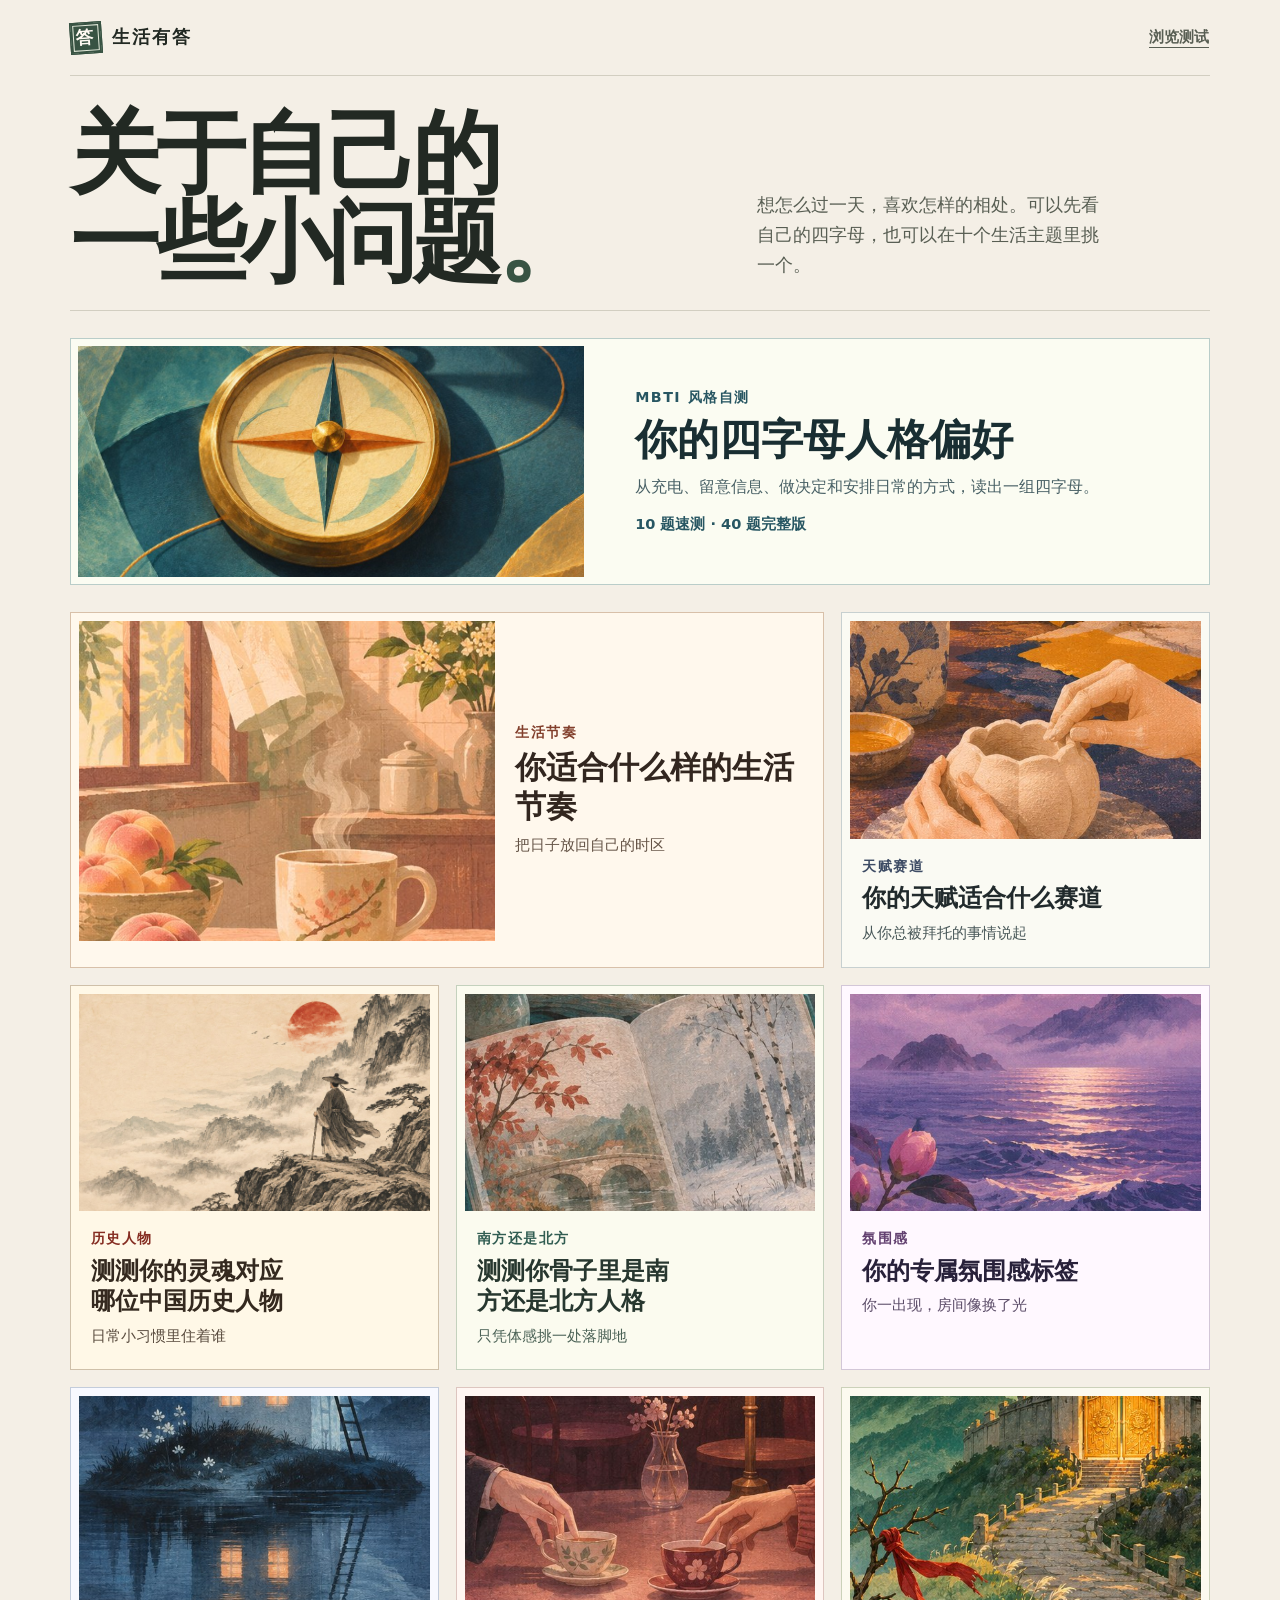
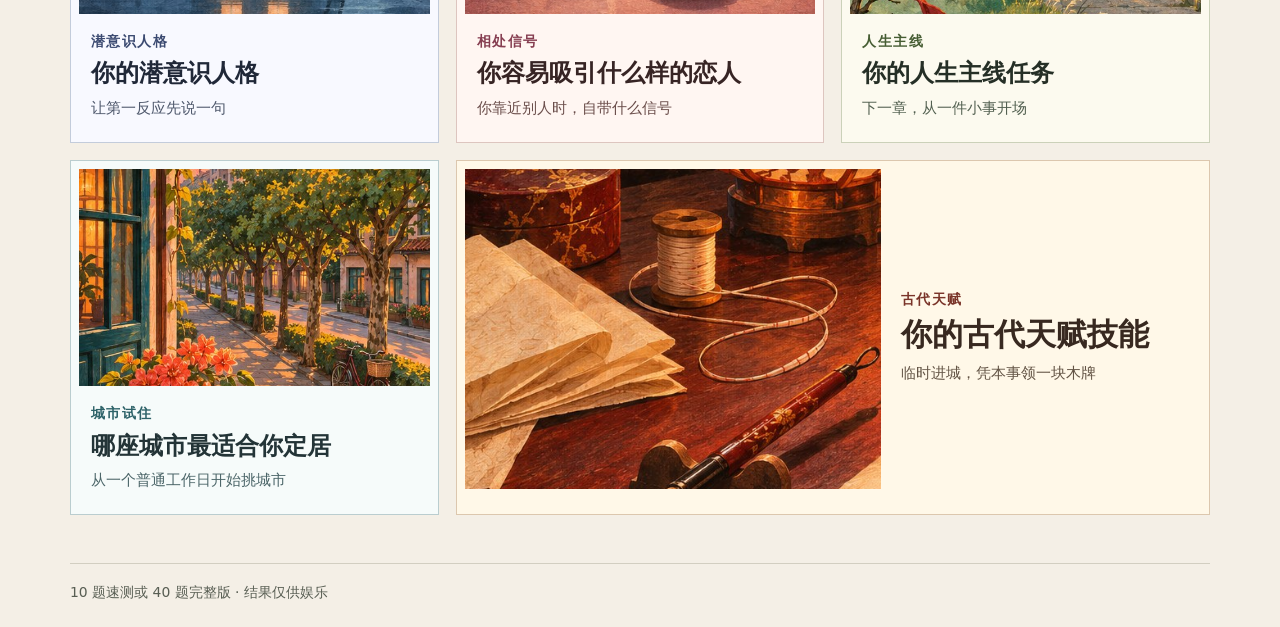
<file: index.html>
<!doctype html>
<html lang="zh-CN">
  <head>
    <meta charset="utf-8">
    <meta name="viewport" content="width=device-width, initial-scale=1">
    <meta name="description" content="十个生活主题测试和一套站内 MBTI 风格自测。">
    <meta property="og:type" content="website">
    <meta property="og:title" content="生活有答 · 趣味测试与四字母人格自测">
    <meta property="og:description" content="十个生活主题测试和一套站内 MBTI 风格自测。">
    <title>生活有答 · 趣味测试与四字母人格自测</title>
    <link rel="icon" href="data:,">
    <link rel="stylesheet" href="./style.css?v=3">

  </head>
  <body data-theme="catalog">
    
    
    <header class="shell top">
      <a class="wordmark" href="./index.html"><span class="mark" aria-hidden="true">答</span>生活有答</a>
      <nav class="top-links" aria-label="测试导航">
        <a class="quiet" href="#collection">浏览测试</a>
      </nav>
    </header>
    <main class="shell catalog-main">
      <div class="catalog-heading">
        <h1>关于自己的<br>一些小问题<span>。</span></h1>
        <p>想怎么过一天，喜欢怎样的相处。可以先看自己的四字母，也可以在十个生活主题里挑一个。</p>
      </div>
      <a class="type-card" data-theme="compass" href="./personality-type/index.html">
        <div class="type-card-art"><img src="media/personality-type.jpg" alt="" width="1024" height="1536" fetchpriority="high"></div>
        <div class="type-card-copy">
          <p class="kicker">MBTI 风格自测</p>
          <h2>你的四字母人格偏好</h2>
          <p>从充电、留意信息、做决定和安排日常的方式，读出一组四字母。</p>
          <span>10 题速测 · 40 题完整版</span>
        </div>
      </a>
      <ol id="collection" class="catalog-list" aria-label="十个趣味测试，按调研排行排列">
        <li class="catalog-item feature" data-theme="morning">
          <a href="./life-rhythm/index.html" class="catalog-card">
            <div class="catalog-image"><img src="media/life-rhythm.jpg" alt="" width="512" height="1024" loading="eager"></div>
            <div class="catalog-copy">
              <p class="kicker">生活节奏</p>
              <h2>你适合什么样的生活节奏</h2>
              <p>把日子放回自己的时区</p>
            </div>
          </a>
        </li>
        <li class="catalog-item" data-theme="studio">
          <a href="./talent-track/index.html" class="catalog-card">
            <div class="catalog-image"><img src="media/talent-track.jpg" alt="" width="512" height="1024" loading="eager"></div>
            <div class="catalog-copy">
              <p class="kicker">天赋赛道</p>
              <h2>你的天赋适合什么赛道</h2>
              <p>从你总被拜托的事情说起</p>
            </div>
          </a>
        </li>
        <li class="catalog-item" data-theme="history">
          <a href="https://xusiyang211314-hue.github.io/history-personality-quiz/" class="catalog-card">
            <div class="catalog-image"><img src="media/history-personality-quiz.jpg" alt="" width="512" height="1024" loading="eager"></div>
            <div class="catalog-copy">
              <p class="kicker">历史人物</p>
              <h2>测测你的灵魂对应哪位中国历史人物</h2>
              <p>日常小习惯里住着谁</p>
            </div>
          </a>
        </li>
        <li class="catalog-item" data-theme="river">
          <a href="./north-or-south/index.html" class="catalog-card">
            <div class="catalog-image"><img src="media/north-or-south.jpg" alt="" width="512" height="1024" loading="lazy"></div>
            <div class="catalog-copy">
              <p class="kicker">南方还是北方</p>
              <h2>测测你骨子里是南方还是北方人格</h2>
              <p>只凭体感挑一处落脚地</p>
            </div>
          </a>
        </li>
        <li class="catalog-item" data-theme="moon">
          <a href="./aura-label/index.html" class="catalog-card">
            <div class="catalog-image"><img src="media/aura-label.jpg" alt="" width="512" height="1024" loading="lazy"></div>
            <div class="catalog-copy">
              <p class="kicker">氛围感</p>
              <h2>你的专属氛围感标签</h2>
              <p>你一出现，房间像换了光</p>
            </div>
          </a>
        </li>
        <li class="catalog-item" data-theme="dream">
          <a href="./first-instinct/index.html" class="catalog-card">
            <div class="catalog-image"><img src="media/first-instinct.jpg" alt="" width="512" height="1024" loading="lazy"></div>
            <div class="catalog-copy">
              <p class="kicker">潜意识人格</p>
              <h2>你的潜意识人格</h2>
              <p>让第一反应先说一句</p>
            </div>
          </a>
        </li>
        <li class="catalog-item" data-theme="rose">
          <a href="./romantic-signal/index.html" class="catalog-card">
            <div class="catalog-image"><img src="media/romantic-signal.jpg" alt="" width="512" height="1024" loading="lazy"></div>
            <div class="catalog-copy">
              <p class="kicker">相处信号</p>
              <h2>你容易吸引什么样的恋人</h2>
              <p>你靠近别人时，自带什么信号</p>
            </div>
          </a>
        </li>
        <li class="catalog-item" data-theme="trail">
          <a href="./main-quest/index.html" class="catalog-card">
            <div class="catalog-image"><img src="media/main-quest.jpg" alt="" width="512" height="1024" loading="lazy"></div>
            <div class="catalog-copy">
              <p class="kicker">人生主线</p>
              <h2>你的人生主线任务</h2>
              <p>下一章，从一件小事开场</p>
            </div>
          </a>
        </li>
        <li class="catalog-item" data-theme="street">
          <a href="./city-match/index.html" class="catalog-card">
            <div class="catalog-image"><img src="media/city-match.jpg" alt="" width="512" height="1024" loading="lazy"></div>
            <div class="catalog-copy">
              <p class="kicker">城市试住</p>
              <h2>哪座城市最适合你定居</h2>
              <p>从一个普通工作日开始挑城市</p>
            </div>
          </a>
        </li>
        <li class="catalog-item feature" data-theme="workshop">
          <a href="./ancient-craft/index.html" class="catalog-card">
            <div class="catalog-image"><img src="media/ancient-craft.jpg" alt="" width="512" height="1024" loading="lazy"></div>
            <div class="catalog-copy">
              <p class="kicker">古代天赋</p>
              <h2>你的古代天赋技能</h2>
              <p>临时进城，凭本事领一块木牌</p>
            </div>
          </a>
        </li>
      </ol>
    </main>
    <footer class="shell footer">10 题速测或 40 题完整版 · 结果仅供娱乐</footer>
  </body>
</html>
</file>
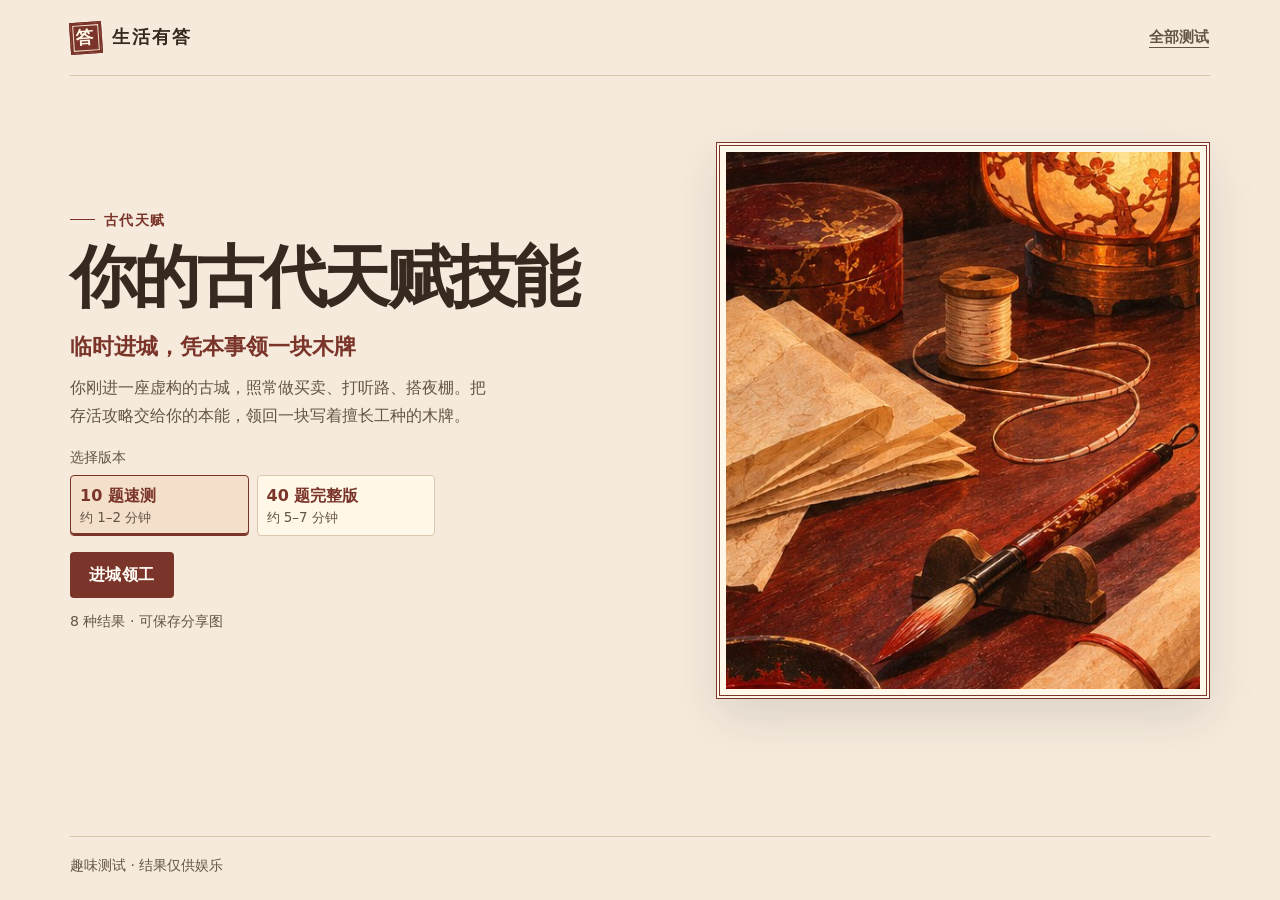
<file: ancient-craft/index.html>
<!doctype html>
<html lang="zh-CN">
  <head>
    <meta charset="utf-8">
    <meta name="viewport" content="width=device-width, initial-scale=1">
    <meta name="description" content="你刚进一座虚构的古城，照常做买卖、打听路、搭夜棚。把存活攻略交给你的本能，领回一块写着擅长工种的木牌。">
    <meta property="og:type" content="website">
    <meta property="og:title" content="你的古代天赋技能">
    <meta property="og:description" content="你刚进一座虚构的古城，照常做买卖、打听路、搭夜棚。把存活攻略交给你的本能，领回一块写着擅长工种的木牌。">
    <title>你的古代天赋技能</title>
    <link rel="icon" href="data:,">
    <link rel="stylesheet" href="../style.css?v=3">
    <script defer src="./data.js"></script>
    <script defer src="../scoring.js?v=3"></script>
    <script defer src="../quiz.js?v=3"></script>
  </head>
  <body data-theme="workshop">
    
    
    <header class="shell top">
      <a class="wordmark" href="../index.html"><span class="mark" aria-hidden="true">答</span>生活有答</a>
      <nav class="top-links" aria-label="测试导航">
        <a class="quiet" href="../index.html">全部测试</a>
      </nav>
    </header>
    <main class="shell">
      <section id="home" class="screen cover" aria-labelledby="cover-title">
        <div class="cover-copy">
          <p class="kicker">古代天赋</p>
          <h1 id="cover-title" tabindex="-1">你的古代天赋技能</h1>
          <p class="setting">临时进城，凭本事领一块木牌</p>
          <p class="intro">你刚进一座虚构的古城，照常做买卖、打听路、搭夜棚。把存活攻略交给你的本能，领回一块写着擅长工种的木牌。</p>
          <fieldset class="quiz-modes" id="quiz-modes">
            <legend>选择版本</legend>
            <div class="mode-options">
              <label class="mode-choice"><input type="radio" name="version" value="quick" checked><span><strong>10 题速测</strong><small>约 1–2 分钟</small></span></label>
              <label class="mode-choice"><input type="radio" name="version" value="full"><span><strong>40 题完整版</strong><small>约 5–7 分钟</small></span></label>
            </div>
          </fieldset>
          <button type="button" class="button primary" id="start">进城领工</button>
          <p class="facts">8 种结果 · 可保存分享图</p>
          <noscript><p>请在浏览器中启用 JavaScript 以开始测试。</p></noscript>
        </div>
        <div class="cover-visual"><img src="../media/ancient-craft.jpg" id="cover-art" alt="" fetchpriority="high"></div>
      </section>
      <section id="game" class="screen game" aria-label="逐题作答" hidden>
        <div class="game-head"><button class="quiet" type="button" id="cover-back">返回首页</button><p id="game-count"></p></div>
        <div class="track" id="progress" role="progressbar" aria-label="答题进度" aria-valuemin="0" aria-valuemax="10" aria-valuenow="0"><div id="progress-fill"></div></div>
        <form class="question-card" id="question-form">
          <div id="question-content">
            <p id="question-meta" class="kicker"></p>
            <h2 id="question" tabindex="-1" aria-describedby="question-meta"></h2>
            <div id="options" class="options" role="radiogroup" aria-labelledby="question"></div>
          </div>
          <div class="actions">
            <button type="button" class="button secondary" id="previous">上一题</button>
            <button type="submit" class="button primary" id="next" disabled>下一题</button>
          </div>
        </form>
      </section>
      <section id="result" class="screen result" aria-labelledby="result-heading" hidden>
        <p class="kicker result-mode" id="result-mode"></p>
        <h2 id="result-heading" tabindex="-1">你的古城技能牌</h2>
        <div class="result-grid">
          <div>
            <article class="poster" aria-label="可截图分享的结果卡">
              <img src="../media/ancient-craft.jpg" alt="" class="poster-art">
              <div class="poster-copy">
                <span class="poster-series">生活有答</span>
                <p class="kicker" id="identity"></p>
                <h3 id="result-name"></h3>
                <blockquote id="quote"></blockquote>
              </div>
              <p class="poster-foot">你的古代天赋技能</p>
            </article>
            <div class="actions result-actions">
              <button type="button" class="button primary" id="download">保存分享图</button>
              <button type="button" class="button secondary" id="restart">重新测试</button>
            </div>
            <button type="button" class="quiet switch-mode" id="choose-version">切换测试版本</button>
            <p id="download-status" role="status" class="download-status"></p>
          </div>
          <div class="result-notes">
            <section><h3>你常使的本事</h3><p id="reason"></p></section>
            <section><h3>城里的人为何来找你</h3><p id="strength"></p></section>
            <section><h3>你今天接的小活</h3><p id="extra"></p></section>
            <section><h3>你的作答倾向</h3><dl id="tendencies" class="tendencies"></dl></section>
          </div>
        </div>
      </section>
    </main>
    <footer class="shell footer">趣味测试 · 结果仅供娱乐</footer>
  </body>
</html>
</file>
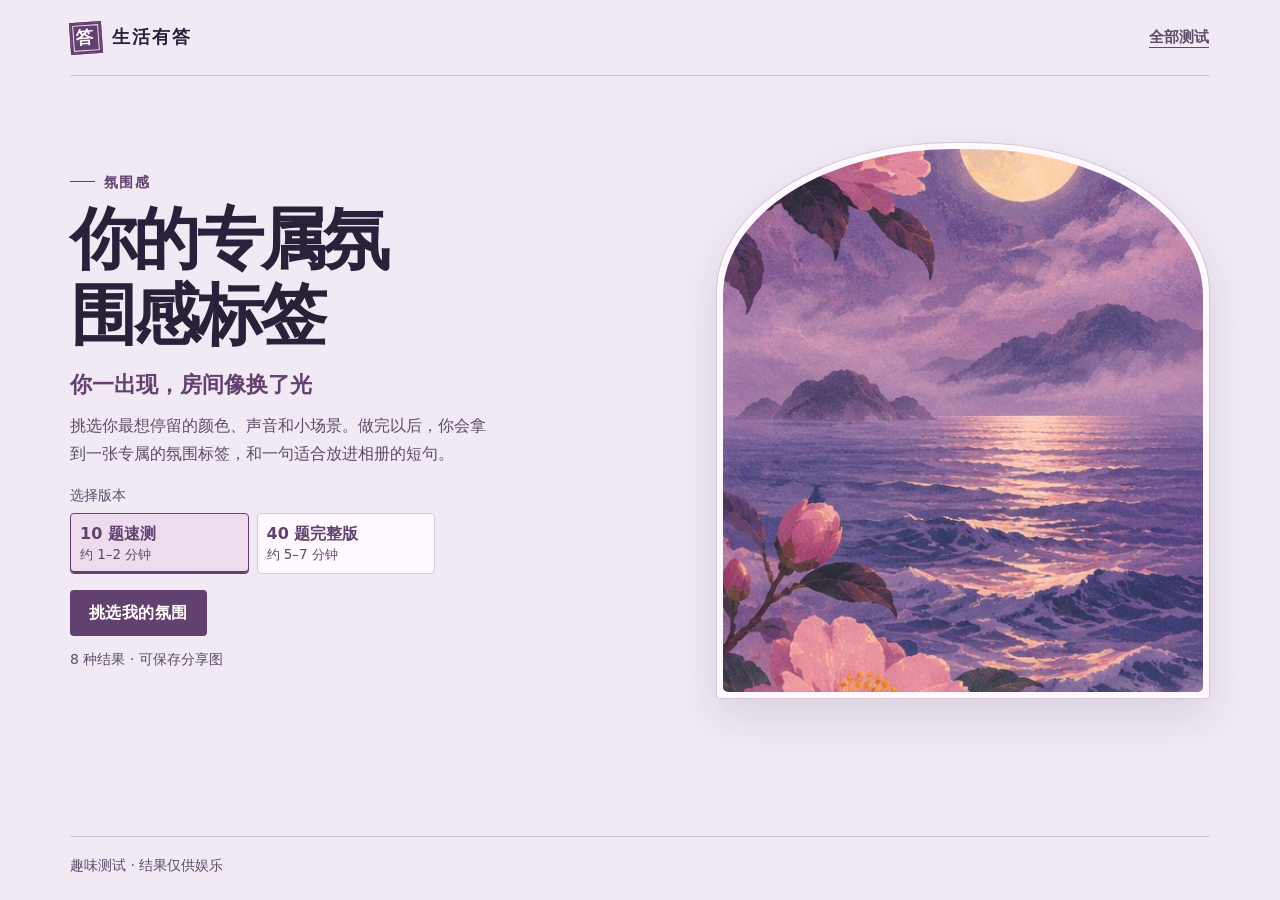
<file: aura-label/index.html>
<!doctype html>
<html lang="zh-CN">
  <head>
    <meta charset="utf-8">
    <meta name="viewport" content="width=device-width, initial-scale=1">
    <meta name="description" content="挑选你最想停留的颜色、声音和小场景。做完以后，你会拿到一张专属的氛围标签，和一句适合放进相册的短句。">
    <meta property="og:type" content="website">
    <meta property="og:title" content="你的专属氛围感标签">
    <meta property="og:description" content="挑选你最想停留的颜色、声音和小场景。做完以后，你会拿到一张专属的氛围标签，和一句适合放进相册的短句。">
    <title>你的专属氛围感标签</title>
    <link rel="icon" href="data:,">
    <link rel="stylesheet" href="../style.css?v=3">
    <script defer src="./data.js"></script>
    <script defer src="../scoring.js?v=3"></script>
    <script defer src="../quiz.js?v=3"></script>
  </head>
  <body data-theme="moon">
    
    
    <header class="shell top">
      <a class="wordmark" href="../index.html"><span class="mark" aria-hidden="true">答</span>生活有答</a>
      <nav class="top-links" aria-label="测试导航">
        <a class="quiet" href="../index.html">全部测试</a>
      </nav>
    </header>
    <main class="shell">
      <section id="home" class="screen cover" aria-labelledby="cover-title">
        <div class="cover-copy">
          <p class="kicker">氛围感</p>
          <h1 id="cover-title" tabindex="-1">你的专属氛围感标签</h1>
          <p class="setting">你一出现，房间像换了光</p>
          <p class="intro">挑选你最想停留的颜色、声音和小场景。做完以后，你会拿到一张专属的氛围标签，和一句适合放进相册的短句。</p>
          <fieldset class="quiz-modes" id="quiz-modes">
            <legend>选择版本</legend>
            <div class="mode-options">
              <label class="mode-choice"><input type="radio" name="version" value="quick" checked><span><strong>10 题速测</strong><small>约 1–2 分钟</small></span></label>
              <label class="mode-choice"><input type="radio" name="version" value="full"><span><strong>40 题完整版</strong><small>约 5–7 分钟</small></span></label>
            </div>
          </fieldset>
          <button type="button" class="button primary" id="start">挑选我的氛围</button>
          <p class="facts">8 种结果 · 可保存分享图</p>
          <noscript><p>请在浏览器中启用 JavaScript 以开始测试。</p></noscript>
        </div>
        <div class="cover-visual"><img src="../media/aura-label.jpg" id="cover-art" alt="" fetchpriority="high"></div>
      </section>
      <section id="game" class="screen game" aria-label="逐题作答" hidden>
        <div class="game-head"><button class="quiet" type="button" id="cover-back">返回首页</button><p id="game-count"></p></div>
        <div class="track" id="progress" role="progressbar" aria-label="答题进度" aria-valuemin="0" aria-valuemax="10" aria-valuenow="0"><div id="progress-fill"></div></div>
        <form class="question-card" id="question-form">
          <div id="question-content">
            <p id="question-meta" class="kicker"></p>
            <h2 id="question" tabindex="-1" aria-describedby="question-meta"></h2>
            <div id="options" class="options" role="radiogroup" aria-labelledby="question"></div>
          </div>
          <div class="actions">
            <button type="button" class="button secondary" id="previous">上一题</button>
            <button type="submit" class="button primary" id="next" disabled>下一题</button>
          </div>
        </form>
      </section>
      <section id="result" class="screen result" aria-labelledby="result-heading" hidden>
        <p class="kicker result-mode" id="result-mode"></p>
        <h2 id="result-heading" tabindex="-1">你的氛围标签</h2>
        <div class="result-grid">
          <div>
            <article class="poster" aria-label="可截图分享的结果卡">
              <img src="../media/aura-label.jpg" alt="" class="poster-art">
              <div class="poster-copy">
                <span class="poster-series">生活有答</span>
                <p class="kicker" id="identity"></p>
                <h3 id="result-name"></h3>
                <blockquote id="quote"></blockquote>
              </div>
              <p class="poster-foot">你的专属氛围感标签</p>
            </article>
            <div class="actions result-actions">
              <button type="button" class="button primary" id="download">保存分享图</button>
              <button type="button" class="button secondary" id="restart">重新测试</button>
            </div>
            <button type="button" class="quiet switch-mode" id="choose-version">切换测试版本</button>
            <p id="download-status" role="status" class="download-status"></p>
          </div>
          <div class="result-notes">
            <section><h3>你的气息从哪里来</h3><p id="reason"></p></section>
            <section><h3>你自带的感染力</h3><p id="strength"></p></section>
            <section><h3>把它放进相册</h3><p id="extra"></p></section>
            <section><h3>你的作答倾向</h3><dl id="tendencies" class="tendencies"></dl></section>
          </div>
        </div>
      </section>
    </main>
    <footer class="shell footer">趣味测试 · 结果仅供娱乐</footer>
  </body>
</html>
</file>
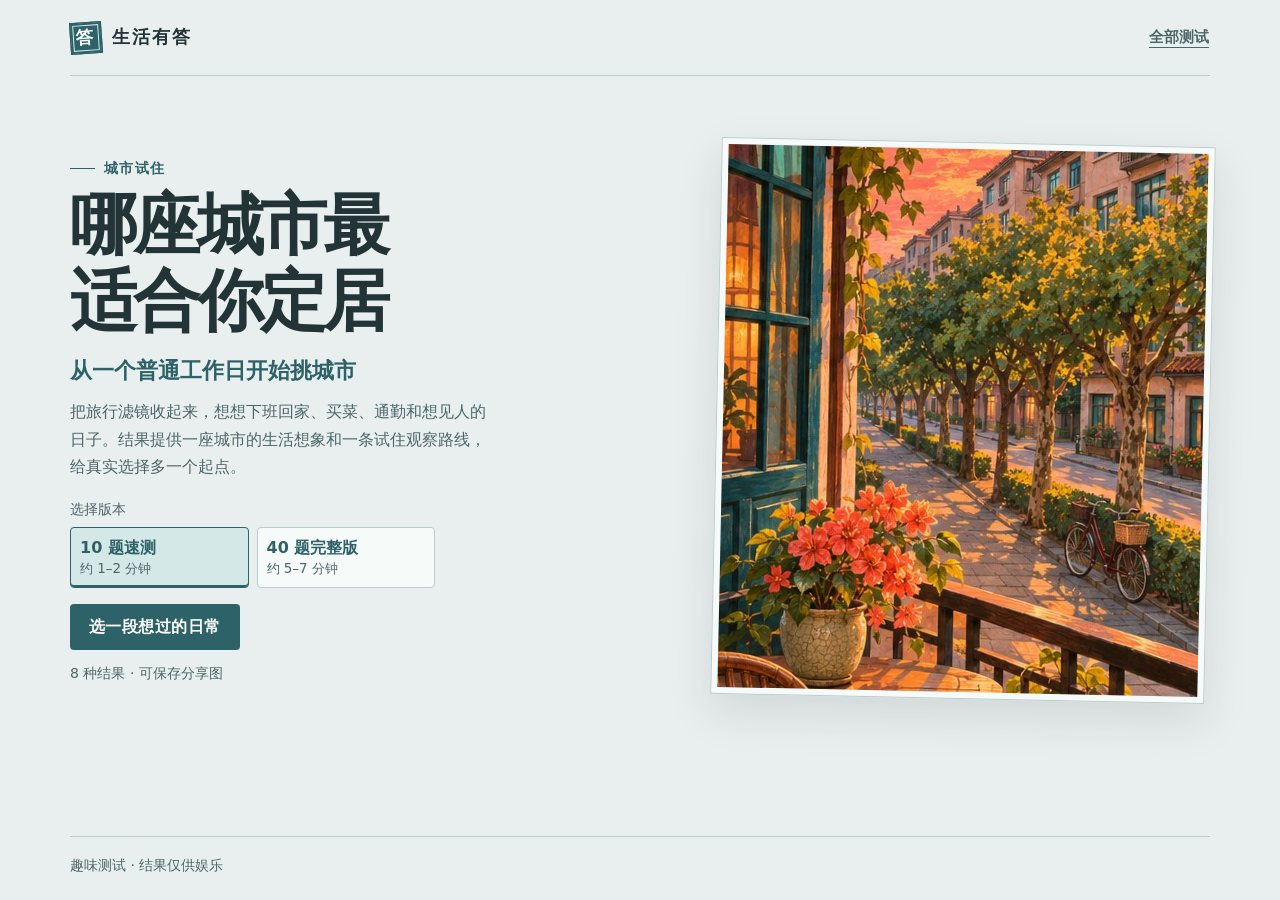
<file: city-match/index.html>
<!doctype html>
<html lang="zh-CN">
  <head>
    <meta charset="utf-8">
    <meta name="viewport" content="width=device-width, initial-scale=1">
    <meta name="description" content="把旅行滤镜收起来，想想下班回家、买菜、通勤和想见人的日子。结果提供一座城市的生活想象和一条试住观察路线，给真实选择多一个起点。">
    <meta property="og:type" content="website">
    <meta property="og:title" content="哪座城市最适合你定居">
    <meta property="og:description" content="把旅行滤镜收起来，想想下班回家、买菜、通勤和想见人的日子。结果提供一座城市的生活想象和一条试住观察路线，给真实选择多一个起点。">
    <title>哪座城市最适合你定居</title>
    <link rel="icon" href="data:,">
    <link rel="stylesheet" href="../style.css?v=3">
    <script defer src="./data.js"></script>
    <script defer src="../scoring.js?v=3"></script>
    <script defer src="../quiz.js?v=3"></script>
  </head>
  <body data-theme="street">
    
    
    <header class="shell top">
      <a class="wordmark" href="../index.html"><span class="mark" aria-hidden="true">答</span>生活有答</a>
      <nav class="top-links" aria-label="测试导航">
        <a class="quiet" href="../index.html">全部测试</a>
      </nav>
    </header>
    <main class="shell">
      <section id="home" class="screen cover" aria-labelledby="cover-title">
        <div class="cover-copy">
          <p class="kicker">城市试住</p>
          <h1 id="cover-title" tabindex="-1">哪座城市最适合你定居</h1>
          <p class="setting">从一个普通工作日开始挑城市</p>
          <p class="intro">把旅行滤镜收起来，想想下班回家、买菜、通勤和想见人的日子。结果提供一座城市的生活想象和一条试住观察路线，给真实选择多一个起点。</p>
          <fieldset class="quiz-modes" id="quiz-modes">
            <legend>选择版本</legend>
            <div class="mode-options">
              <label class="mode-choice"><input type="radio" name="version" value="quick" checked><span><strong>10 题速测</strong><small>约 1–2 分钟</small></span></label>
              <label class="mode-choice"><input type="radio" name="version" value="full"><span><strong>40 题完整版</strong><small>约 5–7 分钟</small></span></label>
            </div>
          </fieldset>
          <button type="button" class="button primary" id="start">选一段想过的日常</button>
          <p class="facts">8 种结果 · 可保存分享图</p>
          <noscript><p>请在浏览器中启用 JavaScript 以开始测试。</p></noscript>
        </div>
        <div class="cover-visual"><img src="../media/city-match.jpg" id="cover-art" alt="" fetchpriority="high"></div>
      </section>
      <section id="game" class="screen game" aria-label="逐题作答" hidden>
        <div class="game-head"><button class="quiet" type="button" id="cover-back">返回首页</button><p id="game-count"></p></div>
        <div class="track" id="progress" role="progressbar" aria-label="答题进度" aria-valuemin="0" aria-valuemax="10" aria-valuenow="0"><div id="progress-fill"></div></div>
        <form class="question-card" id="question-form">
          <div id="question-content">
            <p id="question-meta" class="kicker"></p>
            <h2 id="question" tabindex="-1" aria-describedby="question-meta"></h2>
            <div id="options" class="options" role="radiogroup" aria-labelledby="question"></div>
          </div>
          <div class="actions">
            <button type="button" class="button secondary" id="previous">上一题</button>
            <button type="submit" class="button primary" id="next" disabled>下一题</button>
          </div>
        </form>
      </section>
      <section id="result" class="screen result" aria-labelledby="result-heading" hidden>
        <p class="kicker result-mode" id="result-mode"></p>
        <h2 id="result-heading" tabindex="-1">你的城市候选</h2>
        <div class="result-grid">
          <div>
            <article class="poster" aria-label="可截图分享的结果卡">
              <img src="../media/city-match.jpg" alt="" class="poster-art">
              <div class="poster-copy">
                <span class="poster-series">生活有答</span>
                <p class="kicker" id="identity"></p>
                <h3 id="result-name"></h3>
                <blockquote id="quote"></blockquote>
              </div>
              <p class="poster-foot">哪座城市最适合你定居</p>
            </article>
            <div class="actions result-actions">
              <button type="button" class="button primary" id="download">保存分享图</button>
              <button type="button" class="button secondary" id="restart">重新测试</button>
            </div>
            <button type="button" class="quiet switch-mode" id="choose-version">切换测试版本</button>
            <p id="download-status" role="status" class="download-status"></p>
          </div>
          <div class="result-notes">
            <section><h3>它和你合拍的地方</h3><p id="reason"></p></section>
            <section><h3>一次普通工作日试住</h3><p id="strength"></p></section>
            <section><h3>可以留心的小场景</h3><p id="extra"></p></section>
            <section><h3>你的作答倾向</h3><dl id="tendencies" class="tendencies"></dl></section>
          </div>
        </div>
      </section>
    </main>
    <footer class="shell footer">趣味测试 · 结果仅供娱乐</footer>
  </body>
</html>
</file>
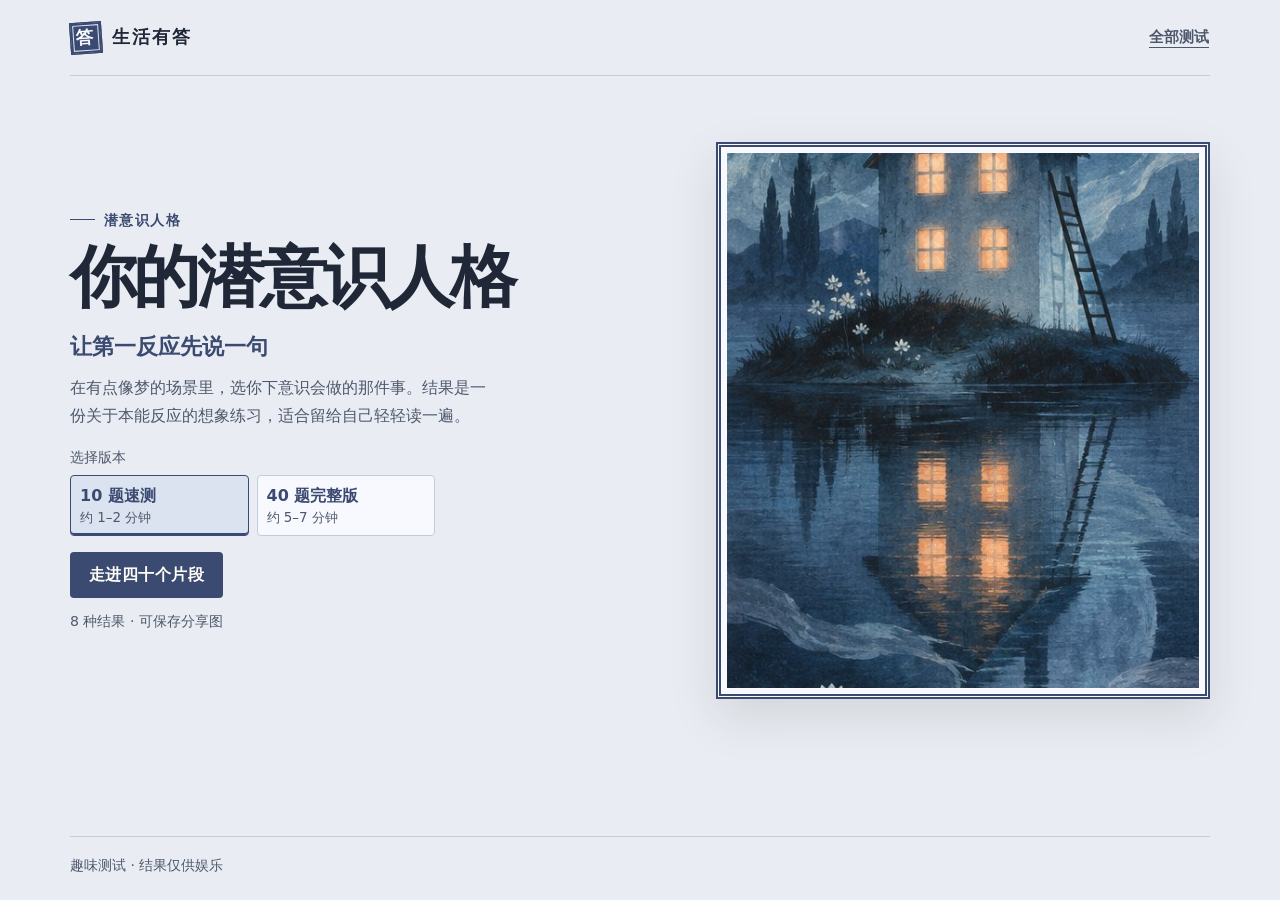
<file: first-instinct/index.html>
<!doctype html>
<html lang="zh-CN">
  <head>
    <meta charset="utf-8">
    <meta name="viewport" content="width=device-width, initial-scale=1">
    <meta name="description" content="在有点像梦的场景里，选你下意识会做的那件事。结果是一份关于本能反应的想象练习，适合留给自己轻轻读一遍。">
    <meta property="og:type" content="website">
    <meta property="og:title" content="你的潜意识人格">
    <meta property="og:description" content="在有点像梦的场景里，选你下意识会做的那件事。结果是一份关于本能反应的想象练习，适合留给自己轻轻读一遍。">
    <title>你的潜意识人格</title>
    <link rel="icon" href="data:,">
    <link rel="stylesheet" href="../style.css?v=3">
    <script defer src="./data.js"></script>
    <script defer src="../scoring.js?v=3"></script>
    <script defer src="../quiz.js?v=3"></script>
  </head>
  <body data-theme="dream">
    
    
    <header class="shell top">
      <a class="wordmark" href="../index.html"><span class="mark" aria-hidden="true">答</span>生活有答</a>
      <nav class="top-links" aria-label="测试导航">
        <a class="quiet" href="../index.html">全部测试</a>
      </nav>
    </header>
    <main class="shell">
      <section id="home" class="screen cover" aria-labelledby="cover-title">
        <div class="cover-copy">
          <p class="kicker">潜意识人格</p>
          <h1 id="cover-title" tabindex="-1">你的潜意识人格</h1>
          <p class="setting">让第一反应先说一句</p>
          <p class="intro">在有点像梦的场景里，选你下意识会做的那件事。结果是一份关于本能反应的想象练习，适合留给自己轻轻读一遍。</p>
          <fieldset class="quiz-modes" id="quiz-modes">
            <legend>选择版本</legend>
            <div class="mode-options">
              <label class="mode-choice"><input type="radio" name="version" value="quick" checked><span><strong>10 题速测</strong><small>约 1–2 分钟</small></span></label>
              <label class="mode-choice"><input type="radio" name="version" value="full"><span><strong>40 题完整版</strong><small>约 5–7 分钟</small></span></label>
            </div>
          </fieldset>
          <button type="button" class="button primary" id="start">走进四十个片段</button>
          <p class="facts">8 种结果 · 可保存分享图</p>
          <noscript><p>请在浏览器中启用 JavaScript 以开始测试。</p></noscript>
        </div>
        <div class="cover-visual"><img src="../media/first-instinct.jpg" id="cover-art" alt="" fetchpriority="high"></div>
      </section>
      <section id="game" class="screen game" aria-label="逐题作答" hidden>
        <div class="game-head"><button class="quiet" type="button" id="cover-back">返回首页</button><p id="game-count"></p></div>
        <div class="track" id="progress" role="progressbar" aria-label="答题进度" aria-valuemin="0" aria-valuemax="10" aria-valuenow="0"><div id="progress-fill"></div></div>
        <form class="question-card" id="question-form">
          <div id="question-content">
            <p id="question-meta" class="kicker"></p>
            <h2 id="question" tabindex="-1" aria-describedby="question-meta"></h2>
            <div id="options" class="options" role="radiogroup" aria-labelledby="question"></div>
          </div>
          <div class="actions">
            <button type="button" class="button secondary" id="previous">上一题</button>
            <button type="submit" class="button primary" id="next" disabled>下一题</button>
          </div>
        </form>
      </section>
      <section id="result" class="screen result" aria-labelledby="result-heading" hidden>
        <p class="kicker result-mode" id="result-mode"></p>
        <h2 id="result-heading" tabindex="-1">第一个起身的你</h2>
        <div class="result-grid">
          <div>
            <article class="poster" aria-label="可截图分享的结果卡">
              <img src="../media/first-instinct.jpg" alt="" class="poster-art">
              <div class="poster-copy">
                <span class="poster-series">生活有答</span>
                <p class="kicker" id="identity"></p>
                <h3 id="result-name"></h3>
                <blockquote id="quote"></blockquote>
              </div>
              <p class="poster-foot">你的潜意识人格</p>
            </article>
            <div class="actions result-actions">
              <button type="button" class="button primary" id="download">保存分享图</button>
              <button type="button" class="button secondary" id="restart">重新测试</button>
            </div>
            <button type="button" class="quiet switch-mode" id="choose-version">切换测试版本</button>
            <p id="download-status" role="status" class="download-status"></p>
          </div>
          <div class="result-notes">
            <section><h3>你的第一反应</h3><p id="reason"></p></section>
            <section><h3>这一面护着什么</h3><p id="strength"></p></section>
            <section><h3>梦中的彩蛋</h3><p id="extra"></p></section>
            <section><h3>你的作答倾向</h3><dl id="tendencies" class="tendencies"></dl></section>
          </div>
        </div>
      </section>
    </main>
    <footer class="shell footer">趣味测试 · 结果仅供娱乐</footer>
  </body>
</html>
</file>
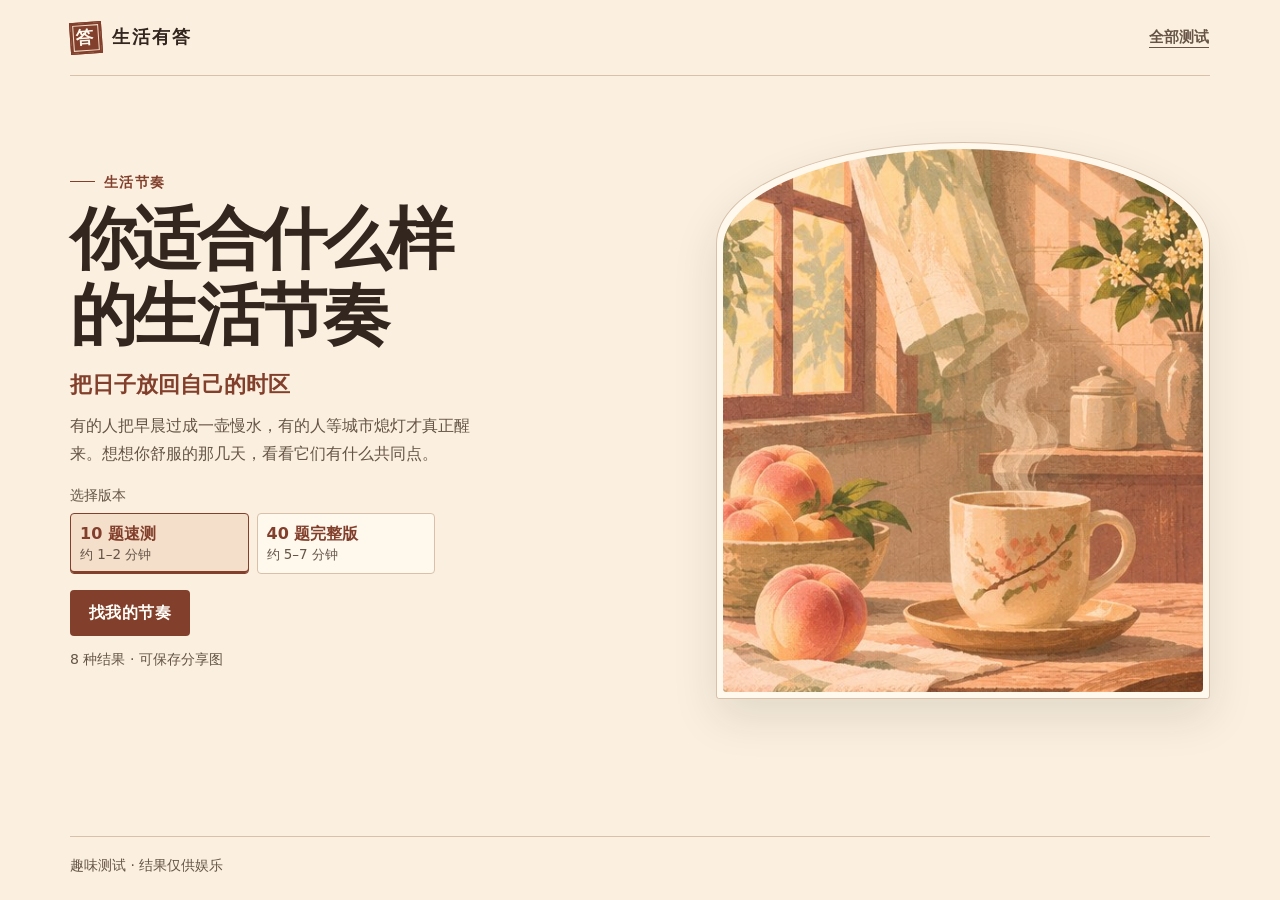
<file: life-rhythm/index.html>
<!doctype html>
<html lang="zh-CN">
  <head>
    <meta charset="utf-8">
    <meta name="viewport" content="width=device-width, initial-scale=1">
    <meta name="description" content="有的人把早晨过成一壶慢水，有的人等城市熄灯才真正醒来。想想你舒服的那几天，看看它们有什么共同点。">
    <meta property="og:type" content="website">
    <meta property="og:title" content="你适合什么样的生活节奏">
    <meta property="og:description" content="有的人把早晨过成一壶慢水，有的人等城市熄灯才真正醒来。想想你舒服的那几天，看看它们有什么共同点。">
    <title>你适合什么样的生活节奏</title>
    <link rel="icon" href="data:,">
    <link rel="stylesheet" href="../style.css?v=3">
    <script defer src="./data.js"></script>
    <script defer src="../scoring.js?v=3"></script>
    <script defer src="../quiz.js?v=3"></script>
  </head>
  <body data-theme="morning">
    
    
    <header class="shell top">
      <a class="wordmark" href="../index.html"><span class="mark" aria-hidden="true">答</span>生活有答</a>
      <nav class="top-links" aria-label="测试导航">
        <a class="quiet" href="../index.html">全部测试</a>
      </nav>
    </header>
    <main class="shell">
      <section id="home" class="screen cover" aria-labelledby="cover-title">
        <div class="cover-copy">
          <p class="kicker">生活节奏</p>
          <h1 id="cover-title" tabindex="-1">你适合什么样的生活节奏</h1>
          <p class="setting">把日子放回自己的时区</p>
          <p class="intro">有的人把早晨过成一壶慢水，有的人等城市熄灯才真正醒来。想想你舒服的那几天，看看它们有什么共同点。</p>
          <fieldset class="quiz-modes" id="quiz-modes">
            <legend>选择版本</legend>
            <div class="mode-options">
              <label class="mode-choice"><input type="radio" name="version" value="quick" checked><span><strong>10 题速测</strong><small>约 1–2 分钟</small></span></label>
              <label class="mode-choice"><input type="radio" name="version" value="full"><span><strong>40 题完整版</strong><small>约 5–7 分钟</small></span></label>
            </div>
          </fieldset>
          <button type="button" class="button primary" id="start">找我的节奏</button>
          <p class="facts">8 种结果 · 可保存分享图</p>
          <noscript><p>请在浏览器中启用 JavaScript 以开始测试。</p></noscript>
        </div>
        <div class="cover-visual"><img src="../media/life-rhythm.jpg" id="cover-art" alt="" fetchpriority="high"></div>
      </section>
      <section id="game" class="screen game" aria-label="逐题作答" hidden>
        <div class="game-head"><button class="quiet" type="button" id="cover-back">返回首页</button><p id="game-count"></p></div>
        <div class="track" id="progress" role="progressbar" aria-label="答题进度" aria-valuemin="0" aria-valuemax="10" aria-valuenow="0"><div id="progress-fill"></div></div>
        <form class="question-card" id="question-form">
          <div id="question-content">
            <p id="question-meta" class="kicker"></p>
            <h2 id="question" tabindex="-1" aria-describedby="question-meta"></h2>
            <div id="options" class="options" role="radiogroup" aria-labelledby="question"></div>
          </div>
          <div class="actions">
            <button type="button" class="button secondary" id="previous">上一题</button>
            <button type="submit" class="button primary" id="next" disabled>下一题</button>
          </div>
        </form>
      </section>
      <section id="result" class="screen result" aria-labelledby="result-heading" hidden>
        <p class="kicker result-mode" id="result-mode"></p>
        <h2 id="result-heading" tabindex="-1">你的生活时区</h2>
        <div class="result-grid">
          <div>
            <article class="poster" aria-label="可截图分享的结果卡">
              <img src="../media/life-rhythm.jpg" alt="" class="poster-art">
              <div class="poster-copy">
                <span class="poster-series">生活有答</span>
                <p class="kicker" id="identity"></p>
                <h3 id="result-name"></h3>
                <blockquote id="quote"></blockquote>
              </div>
              <p class="poster-foot">你适合什么样的生活节奏</p>
            </article>
            <div class="actions result-actions">
              <button type="button" class="button primary" id="download">保存分享图</button>
              <button type="button" class="button secondary" id="restart">重新测试</button>
            </div>
            <button type="button" class="quiet switch-mode" id="choose-version">切换测试版本</button>
            <p id="download-status" role="status" class="download-status"></p>
          </div>
          <div class="result-notes">
            <section><h3>你为什么舒服在这里</h3><p id="reason"></p></section>
            <section><h3>给下周的一个小实验</h3><p id="strength"></p></section>
            <section><h3>你的生活彩蛋</h3><p id="extra"></p></section>
            <section><h3>你的作答倾向</h3><dl id="tendencies" class="tendencies"></dl></section>
          </div>
        </div>
      </section>
    </main>
    <footer class="shell footer">趣味测试 · 结果仅供娱乐</footer>
  </body>
</html>
</file>
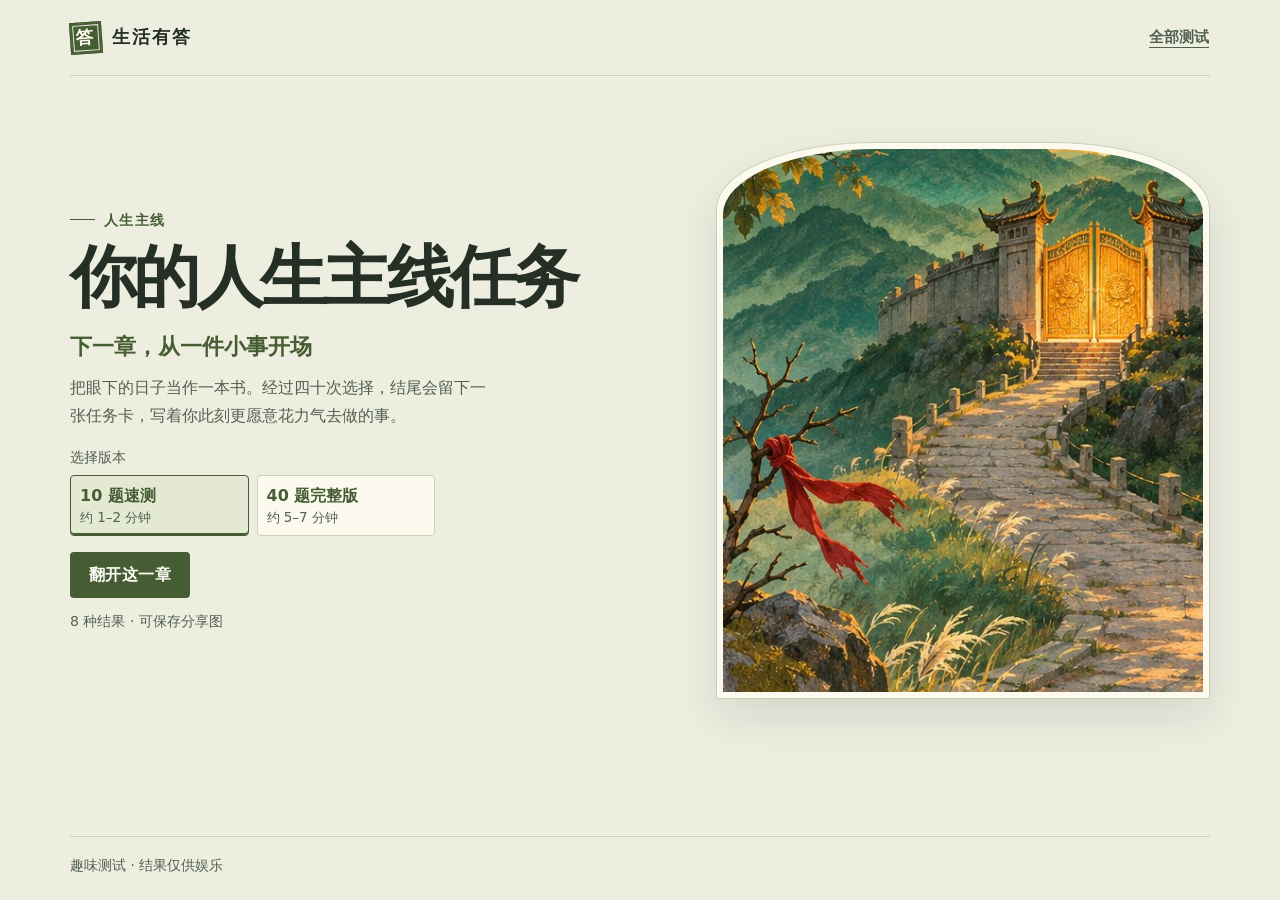
<file: main-quest/index.html>
<!doctype html>
<html lang="zh-CN">
  <head>
    <meta charset="utf-8">
    <meta name="viewport" content="width=device-width, initial-scale=1">
    <meta name="description" content="把眼下的日子当作一本书。经过四十次选择，结尾会留下一张任务卡，写着你此刻更愿意花力气去做的事。">
    <meta property="og:type" content="website">
    <meta property="og:title" content="你的人生主线任务">
    <meta property="og:description" content="把眼下的日子当作一本书。经过四十次选择，结尾会留下一张任务卡，写着你此刻更愿意花力气去做的事。">
    <title>你的人生主线任务</title>
    <link rel="icon" href="data:,">
    <link rel="stylesheet" href="../style.css?v=3">
    <script defer src="./data.js"></script>
    <script defer src="../scoring.js?v=3"></script>
    <script defer src="../quiz.js?v=3"></script>
  </head>
  <body data-theme="trail">
    
    
    <header class="shell top">
      <a class="wordmark" href="../index.html"><span class="mark" aria-hidden="true">答</span>生活有答</a>
      <nav class="top-links" aria-label="测试导航">
        <a class="quiet" href="../index.html">全部测试</a>
      </nav>
    </header>
    <main class="shell">
      <section id="home" class="screen cover" aria-labelledby="cover-title">
        <div class="cover-copy">
          <p class="kicker">人生主线</p>
          <h1 id="cover-title" tabindex="-1">你的人生主线任务</h1>
          <p class="setting">下一章，从一件小事开场</p>
          <p class="intro">把眼下的日子当作一本书。经过四十次选择，结尾会留下一张任务卡，写着你此刻更愿意花力气去做的事。</p>
          <fieldset class="quiz-modes" id="quiz-modes">
            <legend>选择版本</legend>
            <div class="mode-options">
              <label class="mode-choice"><input type="radio" name="version" value="quick" checked><span><strong>10 题速测</strong><small>约 1–2 分钟</small></span></label>
              <label class="mode-choice"><input type="radio" name="version" value="full"><span><strong>40 题完整版</strong><small>约 5–7 分钟</small></span></label>
            </div>
          </fieldset>
          <button type="button" class="button primary" id="start">翻开这一章</button>
          <p class="facts">8 种结果 · 可保存分享图</p>
          <noscript><p>请在浏览器中启用 JavaScript 以开始测试。</p></noscript>
        </div>
        <div class="cover-visual"><img src="../media/main-quest.jpg" id="cover-art" alt="" fetchpriority="high"></div>
      </section>
      <section id="game" class="screen game" aria-label="逐题作答" hidden>
        <div class="game-head"><button class="quiet" type="button" id="cover-back">返回首页</button><p id="game-count"></p></div>
        <div class="track" id="progress" role="progressbar" aria-label="答题进度" aria-valuemin="0" aria-valuemax="10" aria-valuenow="0"><div id="progress-fill"></div></div>
        <form class="question-card" id="question-form">
          <div id="question-content">
            <p id="question-meta" class="kicker"></p>
            <h2 id="question" tabindex="-1" aria-describedby="question-meta"></h2>
            <div id="options" class="options" role="radiogroup" aria-labelledby="question"></div>
          </div>
          <div class="actions">
            <button type="button" class="button secondary" id="previous">上一题</button>
            <button type="submit" class="button primary" id="next" disabled>下一题</button>
          </div>
        </form>
      </section>
      <section id="result" class="screen result" aria-labelledby="result-heading" hidden>
        <p class="kicker result-mode" id="result-mode"></p>
        <h2 id="result-heading" tabindex="-1">你的任务卡</h2>
        <div class="result-grid">
          <div>
            <article class="poster" aria-label="可截图分享的结果卡">
              <img src="../media/main-quest.jpg" alt="" class="poster-art">
              <div class="poster-copy">
                <span class="poster-series">生活有答</span>
                <p class="kicker" id="identity"></p>
                <h3 id="result-name"></h3>
                <blockquote id="quote"></blockquote>
              </div>
              <p class="poster-foot">你的人生主线任务</p>
            </article>
            <div class="actions result-actions">
              <button type="button" class="button primary" id="download">保存分享图</button>
              <button type="button" class="button secondary" id="restart">重新测试</button>
            </div>
            <button type="button" class="quiet switch-mode" id="choose-version">切换测试版本</button>
            <p id="download-status" role="status" class="download-status"></p>
          </div>
          <div class="result-notes">
            <section><h3>这一章想写什么</h3><p id="reason"></p></section>
            <section><h3>你的第一步</h3><p id="strength"></p></section>
            <section><h3>完成任务后的小彩蛋</h3><p id="extra"></p></section>
            <section><h3>你的作答倾向</h3><dl id="tendencies" class="tendencies"></dl></section>
          </div>
        </div>
      </section>
    </main>
    <footer class="shell footer">趣味测试 · 结果仅供娱乐</footer>
  </body>
</html>
</file>
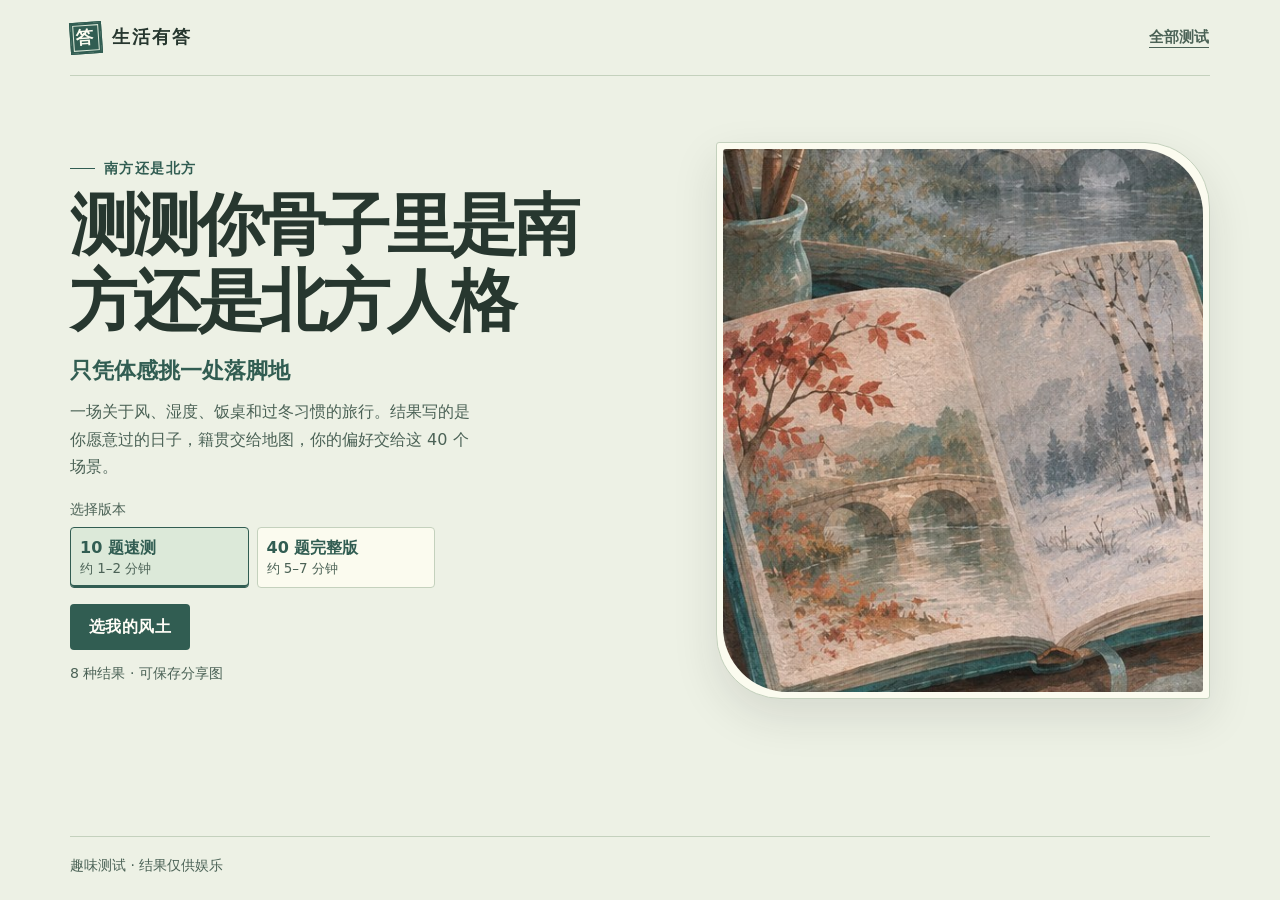
<file: north-or-south/index.html>
<!doctype html>
<html lang="zh-CN">
  <head>
    <meta charset="utf-8">
    <meta name="viewport" content="width=device-width, initial-scale=1">
    <meta name="description" content="一场关于风、湿度、饭桌和过冬习惯的旅行。结果写的是你愿意过的日子，籍贯交给地图，你的偏好交给这 40 个场景。">
    <meta property="og:type" content="website">
    <meta property="og:title" content="测测你骨子里是南方还是北方人格">
    <meta property="og:description" content="一场关于风、湿度、饭桌和过冬习惯的旅行。结果写的是你愿意过的日子，籍贯交给地图，你的偏好交给这 40 个场景。">
    <title>测测你骨子里是南方还是北方人格</title>
    <link rel="icon" href="data:,">
    <link rel="stylesheet" href="../style.css?v=3">
    <script defer src="./data.js"></script>
    <script defer src="../scoring.js?v=3"></script>
    <script defer src="../quiz.js?v=3"></script>
  </head>
  <body data-theme="river">
    
    
    <header class="shell top">
      <a class="wordmark" href="../index.html"><span class="mark" aria-hidden="true">答</span>生活有答</a>
      <nav class="top-links" aria-label="测试导航">
        <a class="quiet" href="../index.html">全部测试</a>
      </nav>
    </header>
    <main class="shell">
      <section id="home" class="screen cover" aria-labelledby="cover-title">
        <div class="cover-copy">
          <p class="kicker">南方还是北方</p>
          <h1 id="cover-title" tabindex="-1">测测你骨子里是南方还是北方人格</h1>
          <p class="setting">只凭体感挑一处落脚地</p>
          <p class="intro">一场关于风、湿度、饭桌和过冬习惯的旅行。结果写的是你愿意过的日子，籍贯交给地图，你的偏好交给这 40 个场景。</p>
          <fieldset class="quiz-modes" id="quiz-modes">
            <legend>选择版本</legend>
            <div class="mode-options">
              <label class="mode-choice"><input type="radio" name="version" value="quick" checked><span><strong>10 题速测</strong><small>约 1–2 分钟</small></span></label>
              <label class="mode-choice"><input type="radio" name="version" value="full"><span><strong>40 题完整版</strong><small>约 5–7 分钟</small></span></label>
            </div>
          </fieldset>
          <button type="button" class="button primary" id="start">选我的风土</button>
          <p class="facts">8 种结果 · 可保存分享图</p>
          <noscript><p>请在浏览器中启用 JavaScript 以开始测试。</p></noscript>
        </div>
        <div class="cover-visual"><img src="../media/north-or-south.jpg" id="cover-art" alt="" fetchpriority="high"></div>
      </section>
      <section id="game" class="screen game" aria-label="逐题作答" hidden>
        <div class="game-head"><button class="quiet" type="button" id="cover-back">返回首页</button><p id="game-count"></p></div>
        <div class="track" id="progress" role="progressbar" aria-label="答题进度" aria-valuemin="0" aria-valuemax="10" aria-valuenow="0"><div id="progress-fill"></div></div>
        <form class="question-card" id="question-form">
          <div id="question-content">
            <p id="question-meta" class="kicker"></p>
            <h2 id="question" tabindex="-1" aria-describedby="question-meta"></h2>
            <div id="options" class="options" role="radiogroup" aria-labelledby="question"></div>
          </div>
          <div class="actions">
            <button type="button" class="button secondary" id="previous">上一题</button>
            <button type="submit" class="button primary" id="next" disabled>下一题</button>
          </div>
        </form>
      </section>
      <section id="result" class="screen result" aria-labelledby="result-heading" hidden>
        <p class="kicker result-mode" id="result-mode"></p>
        <h2 id="result-heading" tabindex="-1">你的南北体感</h2>
        <div class="result-grid">
          <div>
            <article class="poster" aria-label="可截图分享的结果卡">
              <img src="../media/north-or-south.jpg" alt="" class="poster-art">
              <div class="poster-copy">
                <span class="poster-series">生活有答</span>
                <p class="kicker" id="identity"></p>
                <h3 id="result-name"></h3>
                <blockquote id="quote"></blockquote>
              </div>
              <p class="poster-foot">测测你骨子里是南方还是北方人格</p>
            </article>
            <div class="actions result-actions">
              <button type="button" class="button primary" id="download">保存分享图</button>
              <button type="button" class="button secondary" id="restart">重新测试</button>
            </div>
            <button type="button" class="quiet switch-mode" id="choose-version">切换测试版本</button>
            <p id="download-status" role="status" class="download-status"></p>
          </div>
          <div class="result-notes">
            <section><h3>哪里让你舒服</h3><p id="reason"></p></section>
            <section><h3>你的风土本事</h3><p id="strength"></p></section>
            <section><h3>家里会常备什么</h3><p id="extra"></p></section>
            <section><h3>你的作答倾向</h3><dl id="tendencies" class="tendencies"></dl></section>
          </div>
        </div>
      </section>
    </main>
    <footer class="shell footer">趣味测试 · 结果仅供娱乐</footer>
  </body>
</html>
</file>
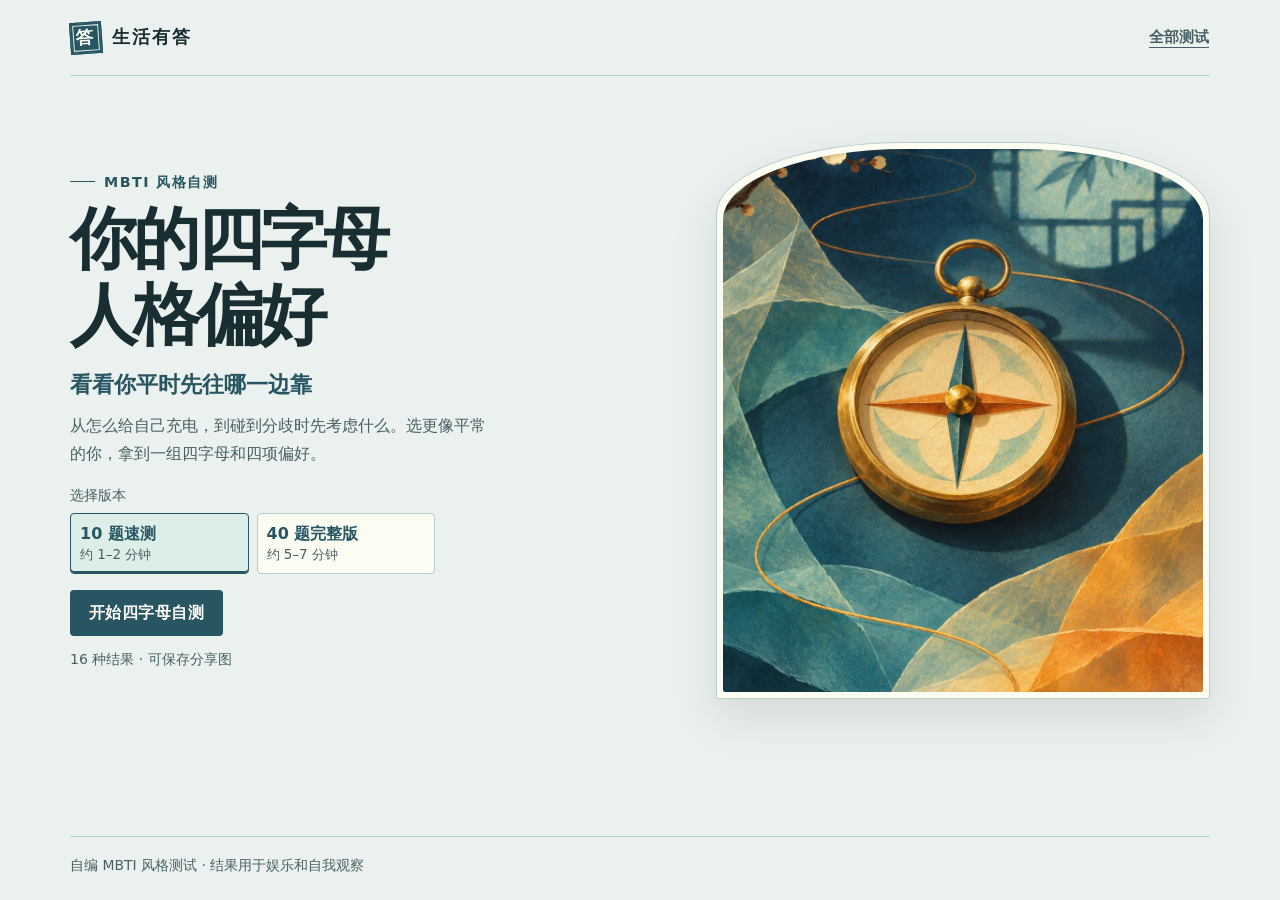
<file: personality-type/index.html>
<!doctype html>
<html lang="zh-CN">
  <head>
    <meta charset="utf-8">
    <meta name="viewport" content="width=device-width, initial-scale=1">
    <meta name="description" content="从怎么给自己充电，到碰到分歧时先考虑什么。选更像平常的你，拿到一组四字母和四项偏好。">
    <meta property="og:type" content="website">
    <meta property="og:title" content="你的四字母人格偏好 · MBTI 风格自测">
    <meta property="og:description" content="从怎么给自己充电，到碰到分歧时先考虑什么。选更像平常的你，拿到一组四字母和四项偏好。">
    <title>你的四字母人格偏好 · MBTI 风格自测</title>
    <link rel="icon" href="data:,">
    <link rel="stylesheet" href="../style.css?v=3">
    <script defer src="./data.js"></script>
    <script defer src="../scoring.js?v=3"></script>
    <script defer src="../quiz.js?v=3"></script>
  </head>
  <body data-theme="compass">
    
    
    <header class="shell top">
      <a class="wordmark" href="../index.html"><span class="mark" aria-hidden="true">答</span>生活有答</a>
      <nav class="top-links" aria-label="测试导航">
        <a class="quiet" href="../index.html">全部测试</a>
      </nav>
    </header>
    <main class="shell">
      <section id="home" class="screen cover" aria-labelledby="cover-title">
        <div class="cover-copy">
          <p class="kicker">MBTI 风格自测</p>
          <h1 id="cover-title" tabindex="-1">你的四字母人格偏好</h1>
          <p class="setting">看看你平时先往哪一边靠</p>
          <p class="intro">从怎么给自己充电，到碰到分歧时先考虑什么。选更像平常的你，拿到一组四字母和四项偏好。</p>
          <fieldset class="quiz-modes" id="quiz-modes">
            <legend>选择版本</legend>
            <div class="mode-options">
              <label class="mode-choice"><input type="radio" name="version" value="quick" checked><span><strong>10 题速测</strong><small>约 1–2 分钟</small></span></label>
              <label class="mode-choice"><input type="radio" name="version" value="full"><span><strong>40 题完整版</strong><small>约 5–7 分钟</small></span></label>
            </div>
          </fieldset>
          <button type="button" class="button primary" id="start">开始四字母自测</button>
          <p class="facts">16 种结果 · 可保存分享图</p>
          <noscript><p>请在浏览器中启用 JavaScript 以开始测试。</p></noscript>
        </div>
        <div class="cover-visual"><img src="../media/personality-type.jpg" id="cover-art" alt="" fetchpriority="high"></div>
      </section>
      <section id="game" class="screen game" aria-label="逐题作答" hidden>
        <div class="game-head"><button class="quiet" type="button" id="cover-back">返回首页</button><p id="game-count"></p></div>
        <div class="track" id="progress" role="progressbar" aria-label="答题进度" aria-valuemin="0" aria-valuemax="10" aria-valuenow="0"><div id="progress-fill"></div></div>
        <form class="question-card" id="question-form">
          <div id="question-content">
            <p id="question-meta" class="kicker"></p>
            <h2 id="question" tabindex="-1" aria-describedby="question-meta"></h2>
            <div id="options" class="options" role="radiogroup" aria-labelledby="question"></div>
          </div>
          <div class="actions">
            <button type="button" class="button secondary" id="previous">上一题</button>
            <button type="submit" class="button primary" id="next" disabled>下一题</button>
          </div>
        </form>
      </section>
      <section id="result" class="screen result" aria-labelledby="result-heading" hidden>
        <p class="kicker result-mode" id="result-mode"></p>
        <h2 id="result-heading" tabindex="-1">你的四字母偏好</h2>
        <div class="result-grid">
          <div>
            <article class="poster" aria-label="可截图分享的结果卡">
              <img src="../media/personality-type.jpg" alt="" class="poster-art">
              <div class="poster-copy">
                <span class="poster-series">生活有答</span>
                <p class="kicker" id="identity"></p>
                <h3 id="result-name"></h3>
                <blockquote id="quote"></blockquote>
              </div>
              <p class="poster-foot">你的四字母人格偏好</p>
            </article>
            <div class="actions result-actions">
              <button type="button" class="button primary" id="download">保存分享图</button>
              <button type="button" class="button secondary" id="restart">重新测试</button>
            </div>
            <button type="button" class="quiet switch-mode" id="choose-version">切换测试版本</button>
            <p id="download-status" role="status" class="download-status"></p>
          </div>
          <div class="result-notes">
            <section><h3>答案为什么靠近这组字母</h3><p id="reason"></p></section>
            <section><h3>这一面经常帮到你</h3><p id="strength"></p></section>
            <section><h3>有时就是这么一个小细节</h3><p id="extra"></p></section>
            <section><h3>你的作答倾向</h3><dl id="tendencies" class="tendencies"></dl><p class="type-scoring-note">两边分值越接近，偏好越接近。平分时以这一维最后一道作答的方向定字母。</p></section>
          </div>
        </div>
      </section>
    </main>
    <footer class="shell footer">自编 MBTI 风格测试 · 结果用于娱乐和自我观察</footer>
  </body>
</html>
</file>
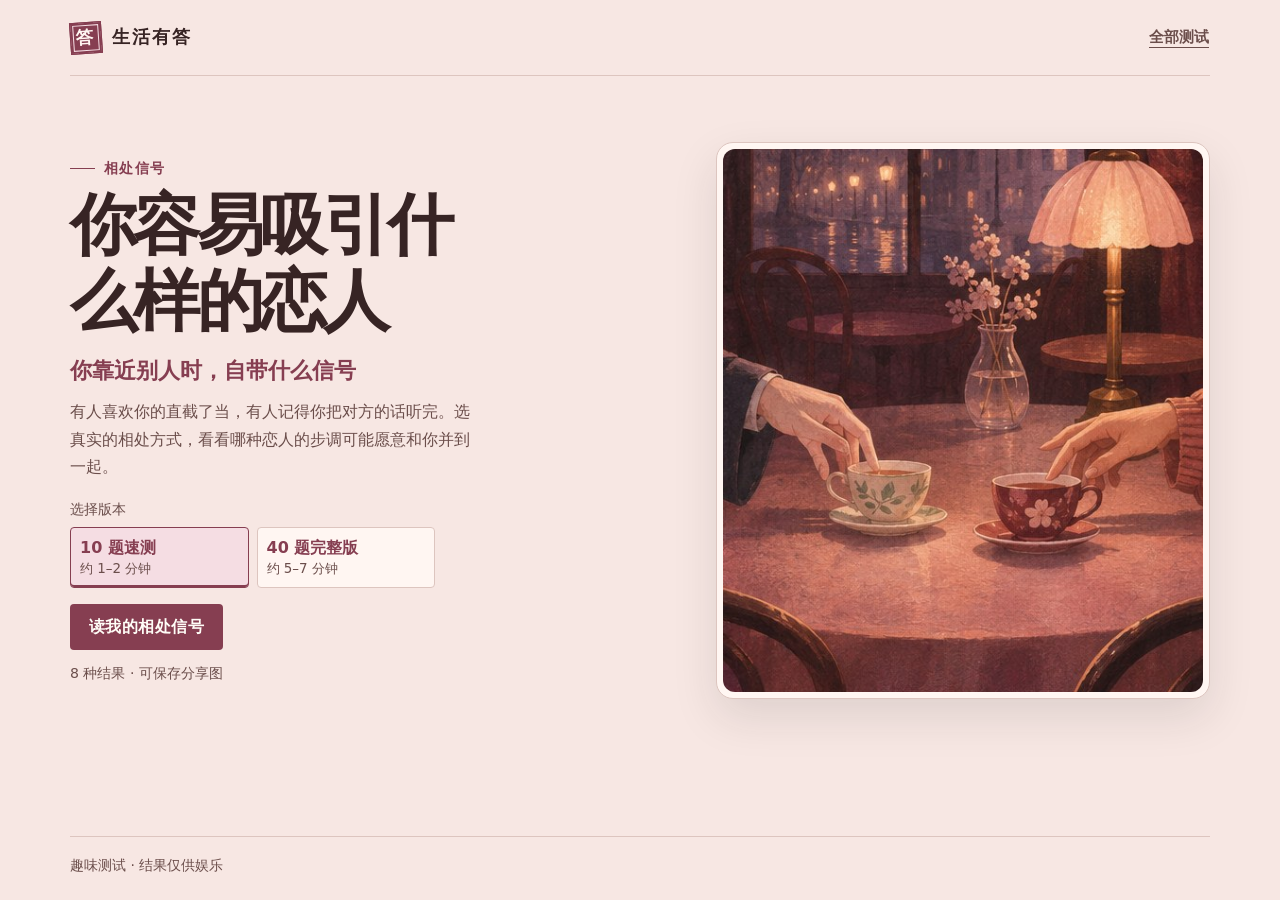
<file: romantic-signal/index.html>
<!doctype html>
<html lang="zh-CN">
  <head>
    <meta charset="utf-8">
    <meta name="viewport" content="width=device-width, initial-scale=1">
    <meta name="description" content="有人喜欢你的直截了当，有人记得你把对方的话听完。选真实的相处方式，看看哪种恋人的步调可能愿意和你并到一起。">
    <meta property="og:type" content="website">
    <meta property="og:title" content="你容易吸引什么样的恋人">
    <meta property="og:description" content="有人喜欢你的直截了当，有人记得你把对方的话听完。选真实的相处方式，看看哪种恋人的步调可能愿意和你并到一起。">
    <title>你容易吸引什么样的恋人</title>
    <link rel="icon" href="data:,">
    <link rel="stylesheet" href="../style.css?v=3">
    <script defer src="./data.js"></script>
    <script defer src="../scoring.js?v=3"></script>
    <script defer src="../quiz.js?v=3"></script>
  </head>
  <body data-theme="rose">
    
    
    <header class="shell top">
      <a class="wordmark" href="../index.html"><span class="mark" aria-hidden="true">答</span>生活有答</a>
      <nav class="top-links" aria-label="测试导航">
        <a class="quiet" href="../index.html">全部测试</a>
      </nav>
    </header>
    <main class="shell">
      <section id="home" class="screen cover" aria-labelledby="cover-title">
        <div class="cover-copy">
          <p class="kicker">相处信号</p>
          <h1 id="cover-title" tabindex="-1">你容易吸引什么样的恋人</h1>
          <p class="setting">你靠近别人时，自带什么信号</p>
          <p class="intro">有人喜欢你的直截了当，有人记得你把对方的话听完。选真实的相处方式，看看哪种恋人的步调可能愿意和你并到一起。</p>
          <fieldset class="quiz-modes" id="quiz-modes">
            <legend>选择版本</legend>
            <div class="mode-options">
              <label class="mode-choice"><input type="radio" name="version" value="quick" checked><span><strong>10 题速测</strong><small>约 1–2 分钟</small></span></label>
              <label class="mode-choice"><input type="radio" name="version" value="full"><span><strong>40 题完整版</strong><small>约 5–7 分钟</small></span></label>
            </div>
          </fieldset>
          <button type="button" class="button primary" id="start">读我的相处信号</button>
          <p class="facts">8 种结果 · 可保存分享图</p>
          <noscript><p>请在浏览器中启用 JavaScript 以开始测试。</p></noscript>
        </div>
        <div class="cover-visual"><img src="../media/romantic-signal.jpg" id="cover-art" alt="" fetchpriority="high"></div>
      </section>
      <section id="game" class="screen game" aria-label="逐题作答" hidden>
        <div class="game-head"><button class="quiet" type="button" id="cover-back">返回首页</button><p id="game-count"></p></div>
        <div class="track" id="progress" role="progressbar" aria-label="答题进度" aria-valuemin="0" aria-valuemax="10" aria-valuenow="0"><div id="progress-fill"></div></div>
        <form class="question-card" id="question-form">
          <div id="question-content">
            <p id="question-meta" class="kicker"></p>
            <h2 id="question" tabindex="-1" aria-describedby="question-meta"></h2>
            <div id="options" class="options" role="radiogroup" aria-labelledby="question"></div>
          </div>
          <div class="actions">
            <button type="button" class="button secondary" id="previous">上一题</button>
            <button type="submit" class="button primary" id="next" disabled>下一题</button>
          </div>
        </form>
      </section>
      <section id="result" class="screen result" aria-labelledby="result-heading" hidden>
        <p class="kicker result-mode" id="result-mode"></p>
        <h2 id="result-heading" tabindex="-1">容易被你打动的恋人</h2>
        <div class="result-grid">
          <div>
            <article class="poster" aria-label="可截图分享的结果卡">
              <img src="../media/romantic-signal.jpg" alt="" class="poster-art">
              <div class="poster-copy">
                <span class="poster-series">生活有答</span>
                <p class="kicker" id="identity"></p>
                <h3 id="result-name"></h3>
                <blockquote id="quote"></blockquote>
              </div>
              <p class="poster-foot">你容易吸引什么样的恋人</p>
            </article>
            <div class="actions result-actions">
              <button type="button" class="button primary" id="download">保存分享图</button>
              <button type="button" class="button secondary" id="restart">重新测试</button>
            </div>
            <button type="button" class="quiet switch-mode" id="choose-version">切换测试版本</button>
            <p id="download-status" role="status" class="download-status"></p>
          </div>
          <div class="result-notes">
            <section><h3>你发出的信号</h3><p id="reason"></p></section>
            <section><h3>对方可能喜欢的地方</h3><p id="strength"></p></section>
            <section><h3>可以一起做的小事</h3><p id="extra"></p></section>
            <section><h3>你的作答倾向</h3><dl id="tendencies" class="tendencies"></dl></section>
          </div>
        </div>
      </section>
    </main>
    <footer class="shell footer">趣味测试 · 结果仅供娱乐</footer>
  </body>
</html>
</file>
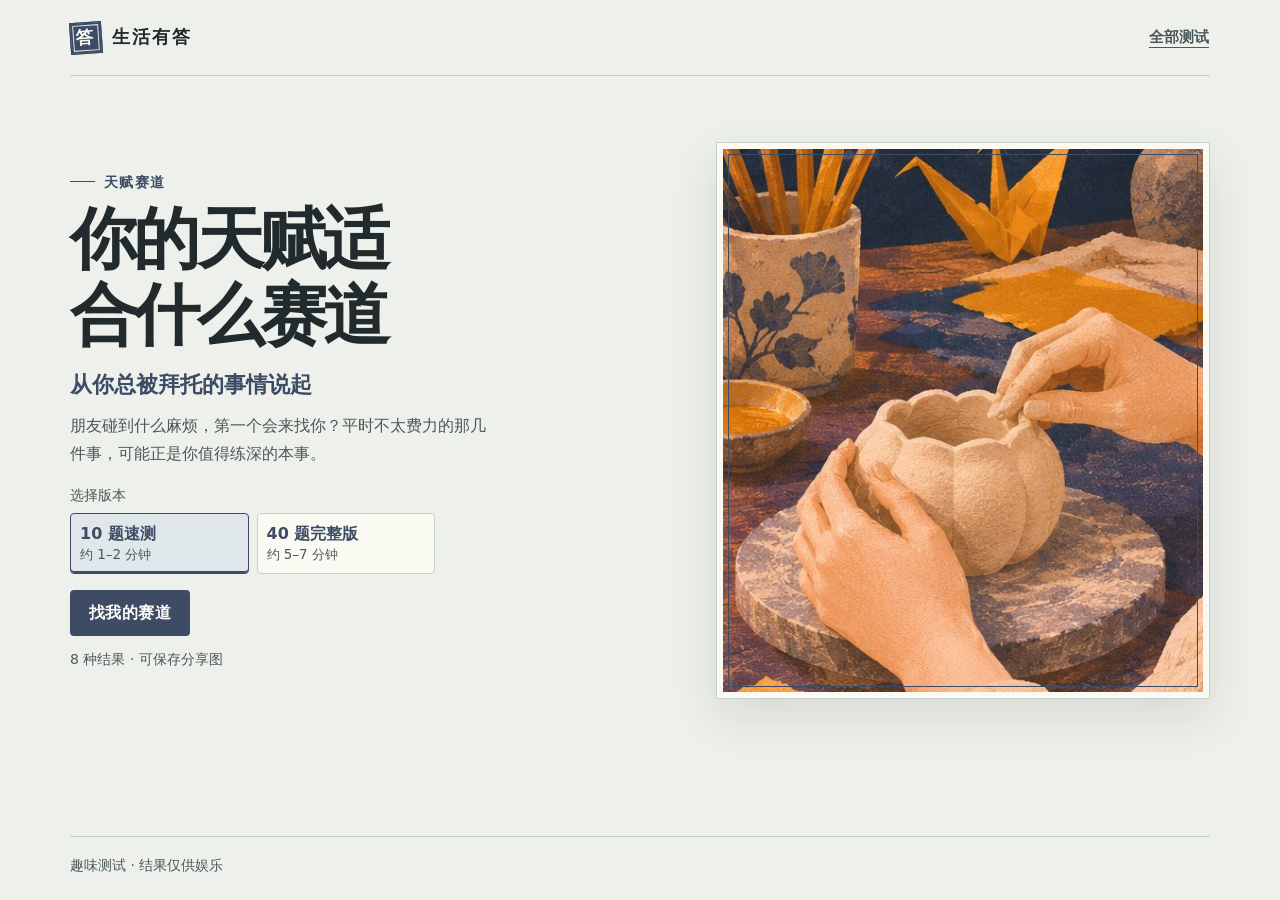
<file: talent-track/index.html>
<!doctype html>
<html lang="zh-CN">
  <head>
    <meta charset="utf-8">
    <meta name="viewport" content="width=device-width, initial-scale=1">
    <meta name="description" content="朋友碰到什么麻烦，第一个会来找你？平时不太费力的那几件事，可能正是你值得练深的本事。">
    <meta property="og:type" content="website">
    <meta property="og:title" content="你的天赋适合什么赛道">
    <meta property="og:description" content="朋友碰到什么麻烦，第一个会来找你？平时不太费力的那几件事，可能正是你值得练深的本事。">
    <title>你的天赋适合什么赛道</title>
    <link rel="icon" href="data:,">
    <link rel="stylesheet" href="../style.css?v=3">
    <script defer src="./data.js"></script>
    <script defer src="../scoring.js?v=3"></script>
    <script defer src="../quiz.js?v=3"></script>
  </head>
  <body data-theme="studio">
    
    
    <header class="shell top">
      <a class="wordmark" href="../index.html"><span class="mark" aria-hidden="true">答</span>生活有答</a>
      <nav class="top-links" aria-label="测试导航">
        <a class="quiet" href="../index.html">全部测试</a>
      </nav>
    </header>
    <main class="shell">
      <section id="home" class="screen cover" aria-labelledby="cover-title">
        <div class="cover-copy">
          <p class="kicker">天赋赛道</p>
          <h1 id="cover-title" tabindex="-1">你的天赋适合什么赛道</h1>
          <p class="setting">从你总被拜托的事情说起</p>
          <p class="intro">朋友碰到什么麻烦，第一个会来找你？平时不太费力的那几件事，可能正是你值得练深的本事。</p>
          <fieldset class="quiz-modes" id="quiz-modes">
            <legend>选择版本</legend>
            <div class="mode-options">
              <label class="mode-choice"><input type="radio" name="version" value="quick" checked><span><strong>10 题速测</strong><small>约 1–2 分钟</small></span></label>
              <label class="mode-choice"><input type="radio" name="version" value="full"><span><strong>40 题完整版</strong><small>约 5–7 分钟</small></span></label>
            </div>
          </fieldset>
          <button type="button" class="button primary" id="start">找我的赛道</button>
          <p class="facts">8 种结果 · 可保存分享图</p>
          <noscript><p>请在浏览器中启用 JavaScript 以开始测试。</p></noscript>
        </div>
        <div class="cover-visual"><img src="../media/talent-track.jpg" id="cover-art" alt="" fetchpriority="high"></div>
      </section>
      <section id="game" class="screen game" aria-label="逐题作答" hidden>
        <div class="game-head"><button class="quiet" type="button" id="cover-back">返回首页</button><p id="game-count"></p></div>
        <div class="track" id="progress" role="progressbar" aria-label="答题进度" aria-valuemin="0" aria-valuemax="10" aria-valuenow="0"><div id="progress-fill"></div></div>
        <form class="question-card" id="question-form">
          <div id="question-content">
            <p id="question-meta" class="kicker"></p>
            <h2 id="question" tabindex="-1" aria-describedby="question-meta"></h2>
            <div id="options" class="options" role="radiogroup" aria-labelledby="question"></div>
          </div>
          <div class="actions">
            <button type="button" class="button secondary" id="previous">上一题</button>
            <button type="submit" class="button primary" id="next" disabled>下一题</button>
          </div>
        </form>
      </section>
      <section id="result" class="screen result" aria-labelledby="result-heading" hidden>
        <p class="kicker result-mode" id="result-mode"></p>
        <h2 id="result-heading" tabindex="-1">你的天赋练习场</h2>
        <div class="result-grid">
          <div>
            <article class="poster" aria-label="可截图分享的结果卡">
              <img src="../media/talent-track.jpg" alt="" class="poster-art">
              <div class="poster-copy">
                <span class="poster-series">生活有答</span>
                <p class="kicker" id="identity"></p>
                <h3 id="result-name"></h3>
                <blockquote id="quote"></blockquote>
              </div>
              <p class="poster-foot">你的天赋适合什么赛道</p>
            </article>
            <div class="actions result-actions">
              <button type="button" class="button primary" id="download">保存分享图</button>
              <button type="button" class="button secondary" id="restart">重新测试</button>
            </div>
            <button type="button" class="quiet switch-mode" id="choose-version">切换测试版本</button>
            <p id="download-status" role="status" class="download-status"></p>
          </div>
          <div class="result-notes">
            <section><h3>你经常用到的本事</h3><p id="reason"></p></section>
            <section><h3>可以试做的小项目</h3><p id="strength"></p></section>
            <section><h3>朋友会怎么找你</h3><p id="extra"></p></section>
            <section><h3>你的作答倾向</h3><dl id="tendencies" class="tendencies"></dl></section>
          </div>
        </div>
      </section>
    </main>
    <footer class="shell footer">趣味测试 · 结果仅供娱乐</footer>
  </body>
</html>
</file>
<file: style.css>
:root {
  color-scheme: light;
  --paper: #f4efe6;
  --panel: #fffaf3;
  --ink: #222923;
  --muted: #585e53;
  --theme: #385343;
  --tint: #e2e9da;
  --line: #d2cec1;
  --focus: #355a45;
  --display: "Noto Serif CJK SC", "Songti SC", SimSun, STSong, serif;
  --body: "PingFang SC", "Microsoft YaHei", "Noto Sans CJK SC", system-ui, sans-serif;
}

[data-theme="morning"] { --paper: #fbf0df; --panel: #fff8ed; --ink: #32261f; --muted: #655447; --theme: #823f2c; --tint: #f4dfca; --line: #d8c0a9; --focus: #823f2c; }
[data-theme="studio"] { --paper: #eef1eb; --panel: #fafaf3; --ink: #212a2c; --muted: #495859; --theme: #3d4b64; --tint: #dfe7eb; --line: #c7d0d0; --focus: #3d4b64; }
[data-theme="history"] { --paper: #f4ead7; --panel: #fff8e7; --ink: #34291f; --muted: #594b3e; --theme: #852d22; --tint: #f2dcd1; --line: #cfc0a9; --focus: #852d22; }
[data-theme="river"] { --paper: #edf1e5; --panel: #fbfbef; --ink: #27372f; --muted: #4b6256; --theme: #315d52; --tint: #dce9d9; --line: #c4d1bd; --focus: #315d52; }
[data-theme="moon"] { --paper: #f1e9f4; --panel: #fff8ff; --ink: #28213a; --muted: #5b4c68; --theme: #624070; --tint: #eddcee; --line: #d3c7d8; --focus: #624070; }
[data-theme="dream"] { --paper: #e9edf3; --panel: #f8f9ff; --ink: #202838; --muted: #4e586c; --theme: #3b4a71; --tint: #dbe3f1; --line: #c3ccdb; --focus: #3b4a71; }
[data-theme="rose"] { --paper: #f7e7e3; --panel: #fff6f2; --ink: #372424; --muted: #6b4e4b; --theme: #863e51; --tint: #f5dde3; --line: #ddc5bf; --focus: #863e51; }
[data-theme="trail"] { --paper: #edeee0; --panel: #fcfaef; --ink: #252f26; --muted: #526050; --theme: #465d33; --tint: #e3e9d2; --line: #cbd1b9; --focus: #465d33; }
[data-theme="street"] { --paper: #e9efef; --panel: #f6fbfa; --ink: #233437; --muted: #4c6669; --theme: #2d6268; --tint: #d4e8e8; --line: #bacdcf; --focus: #2d6268; }
[data-theme="workshop"] { --paper: #f5eadc; --panel: #fff8e8; --ink: #382920; --muted: #635445; --theme: #7a3429; --tint: #f4dfcb; --line: #dcc7ae; --focus: #7a3429; }
[data-theme="compass"] { --paper: #eaf1ee; --panel: #fbfcf2; --ink: #192e32; --muted: #486065; --theme: #275662; --tint: #ddede8; --line: #b9cdc9; --focus: #275662; }

*, *::before, *::after { box-sizing: border-box; }
[hidden] { display: none !important; }
html { scroll-behavior: smooth; }
body { margin: 0; min-height: 100vh; min-height: 100svh; display: flex; flex-direction: column; background: var(--paper); color: var(--ink); font: 1rem/1.72 var(--body); overflow-wrap: anywhere; }
main { flex: 1; }
h1, h2, h3, p, dl, dd, blockquote { margin: 0; }
h1, h2, h3 { font-family: var(--display); }
a { color: inherit; }
button { font: inherit; }
button:not(:disabled) { cursor: pointer; }
:focus-visible { outline: 2px solid var(--focus); outline-offset: 4px; }
[tabindex="-1"]:focus { outline: none; }
.shell { width: min(1140px, calc(100% - 88px)); margin-inline: auto; }
.top { min-height: 76px; display: flex; justify-content: space-between; align-items: center; border-bottom: 1px solid var(--line); gap: 12px; }
.wordmark { display: inline-flex; align-items: center; gap: 10px; font: 800 1.1rem/1.2 var(--display); letter-spacing: .12em; text-decoration: none; }
.top-links { display: flex; align-items: center; justify-content: flex-end; flex-wrap: wrap; gap: 0 clamp(9px, 2.5vw, 23px); }
.top-links > a { white-space: nowrap; }
.mark { width: 32px; height: 32px; display: grid; place-items: center; background: var(--theme); color: var(--panel); border: 1px solid var(--theme); box-shadow: inset 0 0 0 2px var(--theme), inset 0 0 0 3px var(--tint); rotate: -4deg; }
.quiet { border: 0; padding: 9px 1px; background: transparent; color: var(--muted); font: 650 .91rem/1.3 var(--body); text-decoration-thickness: 1px; text-underline-offset: 5px; }
.quiet:hover { color: var(--theme); text-decoration: underline; }
.footer { margin-top: 22px; padding-block: 17px 22px; border-top: 1px solid var(--line); color: var(--muted); font-size: .87rem; }
.kicker { color: var(--theme); font-weight: 750; font-size: .89rem; letter-spacing: .105em; }
.screen { animation: enter .28s ease both; }

.catalog-main { padding-block: 34px 26px; }
.catalog-heading { display: grid; grid-template-columns: 1.45fr 1fr; gap: 30px; align-items: end; margin: 0 0 27px; padding-bottom: 23px; border-bottom: 1px solid var(--line); }
.catalog-heading h1 { font-size: clamp(3rem, 7vw, 6.15rem); line-height: .99; letter-spacing: -.05em; }
.catalog-heading h1 span { color: var(--theme); }
.catalog-heading p { max-width: 20em; color: var(--muted); padding-bottom: .4em; font-size: clamp(1rem, 1.5vw, 1.1rem); }
.type-card { display: grid; grid-template-columns: 1fr 1.12fr; gap: clamp(13px, 4vw, 51px); align-items: stretch; margin-bottom: 27px; padding: 7px; border: 1px solid var(--line); background: var(--panel); color: var(--ink); text-decoration: none; transition: translate .18s ease, box-shadow .22s ease; }
.type-card:hover { translate: 0 -4px; box-shadow: 0 9px 27px #282b2419; }
.type-card-art { height: 231px; background: var(--tint); overflow: hidden; }
.type-card-art img { width: 100%; height: 100%; display: block; object-fit: cover; object-position: center 51%; }
.type-card-copy { align-self: center; padding: 12px 19px 13px 0; }
.type-card-copy h2 { margin: 6px 0 9px; font-size: clamp(1.58rem, 3.3vw, 3rem); line-height: 1.15; text-wrap: balance; }
.type-card-copy > p:not(.kicker) { color: var(--muted); }
.type-card-copy > span { display: inline-block; margin-top: 10px; color: var(--theme); font-size: .91rem; font-weight: 700; }
.catalog-list { display: grid; grid-template-columns: repeat(3, minmax(0, 1fr)); padding: 0; margin: 0; list-style: none; gap: 17px; }
.catalog-item { display: flex; min-width: 0; }
.catalog-card { width: 100%; padding: 8px; display: flex; flex-direction: column; color: var(--ink); text-decoration: none; background: var(--panel); border: 1px solid var(--line); transition: translate .18s ease, box-shadow .22s ease; }
.catalog-card:hover { translate: 0 -4px; box-shadow: 0 9px 27px #282b2419; }
.catalog-image { height: clamp(140px, 17vw, 218px); overflow: hidden; background: var(--tint); }
.catalog-image img { width: 100%; height: 100%; object-fit: cover; object-position: center 52%; display: block; }
.catalog-copy { padding: 15px 12px 12px; }
.catalog-copy h2 { font-size: clamp(1.21rem, 1.9vw, 1.72rem); line-height: 1.25; margin: 5px 0 7px; text-wrap: balance; }
.catalog-copy > p:last-child { color: var(--muted); font-size: .94rem; }
.catalog-item.feature { grid-column: span 2; }
.catalog-item.feature .catalog-card { display: grid; grid-template-columns: minmax(0, 1.3fr) minmax(0, 1fr); }
.catalog-item.feature .catalog-image { height: clamp(240px, 25vw, 345px); }
.catalog-item.feature .catalog-copy { align-self: center; padding: 18px 15px 19px 20px; }
.catalog-item.feature .catalog-copy h2 { font-size: clamp(1.55rem, 2.4vw, 2.25rem); text-wrap: initial; }
.catalog-item[data-theme="morning"] .catalog-image img { object-position: center 60%; }
.catalog-item[data-theme="history"] .catalog-image img { object-position: center 71%; }

.cover { min-height: min(680px, calc(100svh - 146px)); padding: 39px 0 30px; display: grid; grid-template-columns: minmax(0, 1.07fr) minmax(0, .93fr); align-items: center; gap: clamp(29px, 6vw, 93px); }
.cover h1 { font-size: clamp(2.65rem, 5.25vw, 4.75rem); letter-spacing: -.055em; line-height: 1.13; margin: 8px 0 15px; text-wrap: balance; }
.cover .kicker { display: flex; gap: 9px; align-items: center; }
.cover .kicker::before { content: ""; width: 25px; height: 1px; background: currentColor; }
.setting { color: var(--theme); font: 750 clamp(1.14rem, 1.9vw, 1.38rem)/1.46 var(--display); }
.intro { margin-top: 11px; color: var(--muted); max-width: 26em; text-wrap: pretty; }
.cover .primary { margin-top: 16px; }
.quiz-modes { width: min(100%, 365px); min-inline-size: 0; margin: 17px 0 0; padding: 0; border: 0; }
.quiz-modes legend { padding: 0; margin-bottom: 5px; color: var(--muted); font-size: .87rem; }
.mode-options { display: grid; grid-template-columns: repeat(2, minmax(0, 1fr)); gap: 8px; }
.mode-choice { position: relative; cursor: pointer; }
.mode-choice input { position: absolute; width: 1px; height: 1px; opacity: 0; margin: 0; }
.mode-choice > span { display: flex; flex-direction: column; justify-content: center; min-height: 61px; padding: 6px 9px; border: 1px solid var(--line); border-radius: 4px; background: var(--panel); line-height: 1.42; }
.mode-choice strong { color: var(--theme); }
.mode-choice small { color: var(--muted); font-size: .84rem; }
.mode-choice input:checked + span { background: var(--tint); border-color: var(--theme); box-shadow: inset 0 -2px var(--theme); }
.mode-choice input:focus-visible + span { outline: 2px solid var(--focus); outline-offset: 3px; }
.facts { margin-top: 11px; color: var(--muted); font-size: .88rem; }
.cover-visual { min-width: 0; height: clamp(365px, 46vw, 557px); padding: 6px; background: var(--panel); border: 1px solid var(--line); box-shadow: 0 18px 45px #2025211d; }
.cover-visual img { width: 100%; height: 100%; display: block; object-fit: cover; object-position: center 57%; }
[data-theme="morning"] .cover-visual { border-radius: 52% 52% 4px 4px / 19% 19% 4px 4px; overflow: hidden; }
[data-theme="morning"] .cover-visual img { border-radius: inherit; object-position: center 66%; }
[data-theme="moon"] .cover-visual { border-radius: 48% 48% 5px 5px / 27% 27% 5px 5px; overflow: hidden; }
[data-theme="moon"] .cover-visual img { border-radius: inherit; object-position: center 43%; }
[data-theme="studio"] .cover-visual { outline: 1px solid var(--theme); outline-offset: -13px; }
[data-theme="river"] .cover-visual { border-radius: 3px 65px 3px 65px; overflow: hidden; }
[data-theme="river"] .cover-visual img { border-radius: inherit; }
[data-theme="dream"] .cover-visual { border: 5px double var(--theme); }
[data-theme="rose"] .cover-visual { border-radius: 17px; overflow: hidden; }
[data-theme="rose"] .cover-visual img { border-radius: 12px; object-position: center 52%; }
[data-theme="trail"] .cover-visual { border-radius: 32% 32% 0 0 / 12% 12% 0 0; overflow: hidden; }
[data-theme="trail"] .cover-visual img { border-radius: inherit; }
[data-theme="street"] .cover-visual { rotate: 1.2deg; }
[data-theme="workshop"] .cover-visual { border: 4px double var(--theme); }
[data-theme="compass"] .cover-visual { border-radius: 38% 38% 2px 2px / 13% 13% 2px 2px; overflow: hidden; }
[data-theme="compass"] .cover-visual img { border-radius: inherit; object-position: center 51%; }

.button { display: inline-flex; align-items: center; justify-content: center; min-height: 46px; padding: 8px 18px; border: 1px solid transparent; border-radius: 4px; font-weight: 740; letter-spacing: .03em; transition: background .2s ease, color .2s ease, translate .16s ease; }
.primary { color: #fffdf7; background: var(--theme); }
.primary:hover:not(:disabled) { background: var(--ink); }
.secondary { color: var(--theme); background: transparent; border-color: var(--theme); }
.secondary:hover:not(:disabled) { background: var(--tint); }
.button:active:not(:disabled) { translate: 0 1px; }
.button:disabled { background: var(--tint); color: var(--muted); border-color: var(--line); }

.game { width: min(100%, 720px); margin-inline: auto; padding: 30px 0 26px; }
.game-head { display: flex; justify-content: space-between; align-items: center; color: var(--muted); font-size: .9rem; gap: 12px; }
.track { margin-top: 7px; background: var(--tint); border-radius: 50px; height: 7px; overflow: hidden; }
.track > div { width: 0; height: 100%; background: var(--theme); border-radius: inherit; transition: width .25s ease; }
.question-card { margin-top: 15px; padding: clamp(19px, 4.5vw, 44px); background: var(--panel); border: 1px solid var(--line); border-top: 3px solid var(--theme); box-shadow: 0 10px 32px #20252110; }
.question-card h2 { font-size: clamp(1.44rem, 3.2vw, 2.16rem); line-height: 1.42; margin-top: 8px; }
.options { display: grid; gap: 9px; margin-top: 17px; }
.choice { display: block; position: relative; cursor: pointer; }
.choice input { position: absolute; inline-size: 1px; block-size: 1px; margin: 0; opacity: 0; }
.choice-face { display: flex; align-items: center; gap: 12px; min-height: 51px; padding: 9px 12px; border: 1px solid var(--line); border-radius: 3px; transition: background .15s ease; }
.choice:hover .choice-face { background: var(--tint); }
.choice input:checked + .choice-face { background: var(--tint); border-color: var(--theme); }
.choice input:focus-visible + .choice-face { outline: 2px solid var(--focus); outline-offset: 3px; }
.letter { flex: 0 0 28px; height: 28px; display: grid; place-items: center; border: 1px solid var(--line); color: var(--theme); border-radius: 50%; font: 700 .9rem/1 Georgia, serif; }
.choice input:checked + .choice-face .letter { color: var(--panel); border-color: var(--theme); background: var(--theme); }
.actions { display: flex; gap: 10px; flex-wrap: wrap; margin-top: 19px; }
.question-card .actions { justify-content: space-between; }

.result { max-width: 1010px; margin-inline: auto; padding: 26px 0 34px; }
.result-mode { margin-bottom: 5px; }
.switch-mode { margin-top: 5px; text-decoration: underline; }
.result > h2 { font-size: clamp(1.72rem, 3.9vw, 2.85rem); line-height: 1.2; margin-bottom: 17px; }
.result-grid { display: grid; grid-template-columns: minmax(0, .86fr) minmax(0, 1.14fr); gap: clamp(22px, 5vw, 57px); align-items: start; }
.poster { position: relative; isolation: isolate; overflow: hidden; min-height: 525px; display: flex; flex-direction: column; padding: 24px 25px 23px; background: var(--tint); border: 1px solid var(--theme); box-shadow: 0 12px 32px #20252120; }
.poster::after { content: ""; position: absolute; z-index: 2; inset: 7px; border: 1px solid color-mix(in srgb, var(--theme) 62%, transparent); pointer-events: none; }
.poster-art { position: absolute; left: 0; bottom: 0; width: 100%; height: 55%; object-fit: cover; object-position: center 60%; z-index: -2; mask-image: linear-gradient(transparent 0, #000 47%); }
.poster::before { content: ""; position: absolute; z-index: -1; inset: 68% 0 0; background: linear-gradient(transparent, #14161bcf); }
.poster-series { display: block; color: var(--theme); font: 800 .87rem/1.3 var(--display); letter-spacing: .14em; border-bottom: 1px solid var(--theme); padding-bottom: 9px; }
.poster .kicker { padding-top: 16px; }
.poster h3 { margin-top: 7px; font-size: clamp(2.05rem, 4vw, 3.45rem); line-height: 1.16; letter-spacing: -.045em; color: var(--theme); }
.poster blockquote { margin-top: 15px; padding-left: 10px; max-width: 19em; border-left: 2px solid var(--theme); color: var(--ink); font: 750 clamp(1rem, 2vw, 1.29rem)/1.52 var(--display); }
.poster-foot { padding-top: 90px; margin-top: auto; color: #fffdf7; text-shadow: 0 1px 4px #20211c; font-size: .85rem; }
.download-status { margin-top: 5px; min-height: 1.5em; color: var(--muted); font-size: .85rem; }
.result-notes section { padding: 14px 0; border-top: 1px solid var(--line); }
.result-notes h3 { color: var(--theme); font-size: 1.24rem; margin-bottom: 6px; }
.tendencies { display: grid; grid-template-columns: repeat(2, minmax(0, 1fr)); gap: 11px; }
.tendencies > div { padding: 7px 10px; background: var(--panel); border: 1px solid var(--line); display: flex; justify-content: space-between; gap: 4px; }
.tendencies dt { font-weight: 700; }
.tendencies dd { color: var(--muted); }
[data-theme="compass"] .tendencies { grid-template-columns: 1fr; }
[data-theme="compass"] .tendencies > div { flex-wrap: wrap; gap: 2px 9px; }
.type-scoring-note { margin-top: 10px; color: var(--muted); font-size: .9rem; }

@keyframes enter { from { opacity: .25; transform: translateY(5px); } to { opacity: 1; transform: translateY(0); } }

@media (max-width: 820px) {
  .shell { width: calc(100% - 52px); }
  .catalog-list { gap: 12px; }
  .cover { gap: 25px; }
  .cover-visual { height: clamp(330px, 52vw, 430px); }
  .poster { min-height: 465px; }
}

@media (max-width: 640px) {
  .shell { width: calc(100% - 32px); }
  .top { min-height: 60px; }
  .wordmark { white-space: nowrap; }
  .mark { width: 29px; height: 29px; }
  .catalog-main { padding-block: 23px 13px; }
  .catalog-heading { grid-template-columns: 1fr; gap: 10px; padding-bottom: 14px; margin-bottom: 14px; }
  .catalog-heading h1 { font-size: clamp(2.55rem, 10vw, 4rem); }
  .type-card { grid-template-columns: minmax(0, .7fr) minmax(0, 1.3fr); gap: 11px; padding: 5px; margin-bottom: 15px; }
  .type-card-art { height: clamp(145px, 44vw, 182px); }
  .type-card-copy { padding-block: 7px; padding-right: 4px; }
  .type-card-copy h2 { font-size: clamp(1.16rem, 4.9vw, 1.68rem); }
  .type-card-copy > p:not(.kicker), .type-card-copy > span { font-size: .82rem; line-height: 1.45; }
  .catalog-list { grid-template-columns: repeat(2, minmax(0, 1fr)); }
  .catalog-card { padding: 5px; }
  .catalog-image { height: 120px; }
  .catalog-copy { padding: 7px 6px 8px; }
  .catalog-copy .kicker { font-size: .78rem; }
  .catalog-copy h2 { font-size: 1.2rem; line-height: 1.3; }
  .catalog-copy > p:last-child { font-size: .84rem; line-height: 1.48; }
  .catalog-item.feature .catalog-image { height: 154px; }
  .catalog-item.feature .catalog-copy { padding: 10px 7px 10px 12px; }
  .catalog-item.feature .catalog-copy h2 { font-size: clamp(1.22rem, 4.5vw, 1.65rem); }
  .cover { grid-template-columns: 1fr; min-height: auto; gap: 19px; padding: 22px 0 14px; }
  .cover h1 { font-size: clamp(2.35rem, 10vw, 3.4rem); margin-block: 6px 10px; }
  .cover-visual { height: clamp(215px, 64vw, 380px); }
  .cover .primary { margin-top: 14px; }
  .cover .facts { margin-top: 8px; }
  .game { padding-top: 15px; }
  .question-card { padding-inline: 14px; }
  .choice-face { padding-inline: 8px; gap: 8px; }
  .actions .button { flex: 1 1 115px; }
  .result { padding-block: 19px 25px; }
  .result-grid { grid-template-columns: 1fr; gap: 11px; }
  .poster { width: min(100%, 460px); min-height: clamp(403px, 131vw, 550px); margin-inline: auto; }
  .poster h3 { font-size: clamp(2.1rem, 9vw, 3.4rem); }
}

@media (prefers-reduced-motion: reduce) {
  *, *::before, *::after { animation: none !important; transition: none !important; scroll-behavior: auto !important; }
}
</file>
